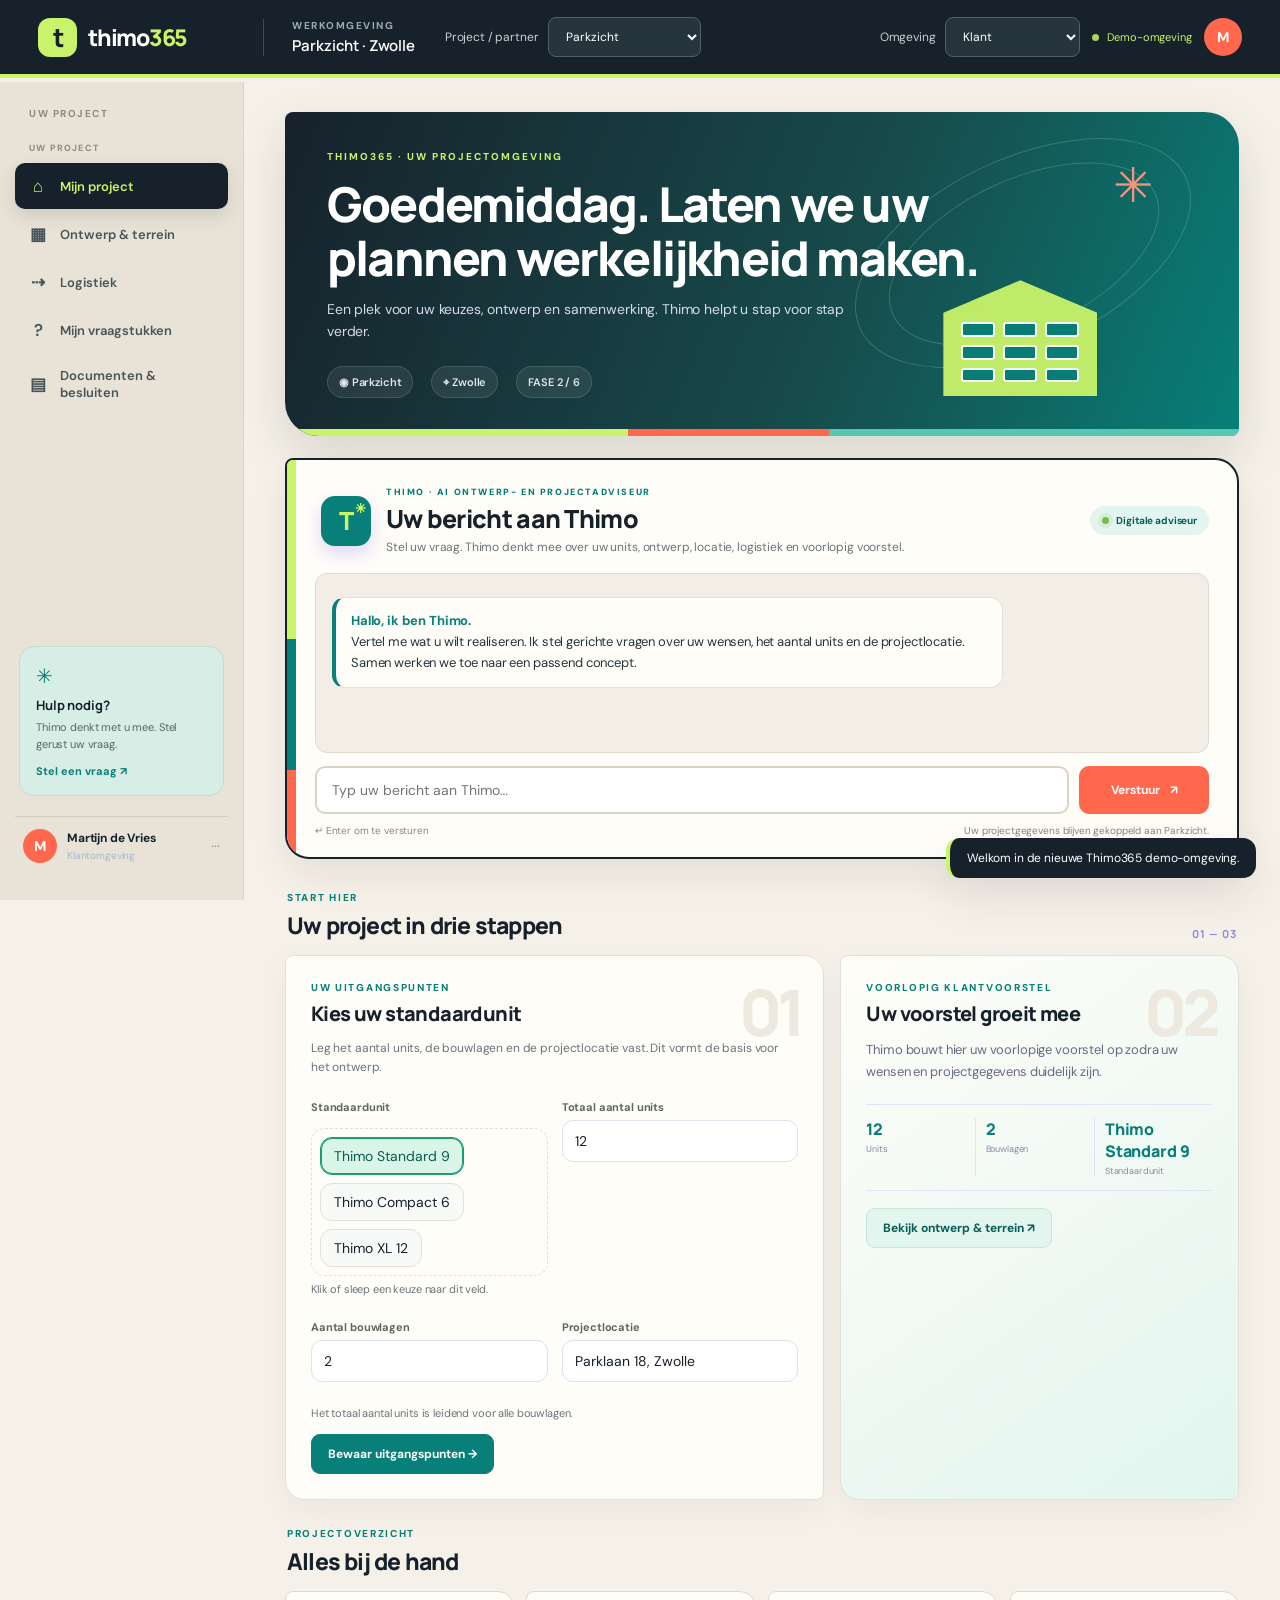
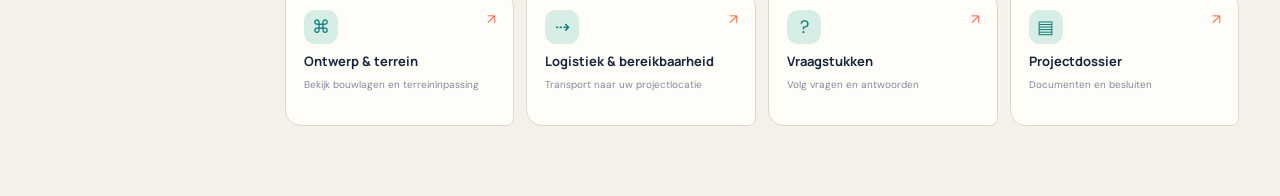
<file: index.html>
<!doctype html>
<html lang="nl">
<head>
<meta charset="utf-8"><meta name="viewport" content="width=device-width,initial-scale=1">
<meta name="theme-color" content="#172d29"><meta name="description" content="Thimo365 — samen van idee naar gerealiseerd project.">
<title>Thimo365 | Projectomgeving</title><link rel="preconnect" href="https://fonts.googleapis.com"><link href="https://fonts.googleapis.com/css2?family=DM+Sans:wght@400;500;600;700&family=Manrope:wght@500;600;700;800&display=swap" rel="stylesheet"><link rel="stylesheet" href="./styles.css?v=20261128-redesign">
</head>
<body>
<div id="app">
<header class="topbar"><a class="brand" href="#" aria-label="Thimo365 start"><span class="brand-mark">t</span><span>thimo<span class="brand-light">365</span></span></a><div class="top-project"><span class="eyebrow">WERKOMGEVING</span><strong id="projectName">Parkzicht · Zwolle</strong></div><label class="role-picker context-picker"><span>Project / partner</span><select id="contextSelect" aria-label="Kies project of leverancier"></select></label><div class="top-actions"><label class="role-picker"><span>Omgeving</span><select id="roleSelect"><option value="client">Klant</option><option value="staff">Thimo team</option><option value="supplier">Leverancier</option></select></label><span class="live-pill"><i></i> Demo-omgeving</span><button class="avatar" id="profileBtn" title="Profiel">M</button></div></header>
<div class="shell"><aside class="sidebar"><div class="side-label" id="sideLabel">UW PROJECT</div><nav id="nav"></nav><div class="side-bottom"><div class="help-card"><span class="help-icon">✳</span><strong>Hulp nodig?</strong><p>Thimo denkt met u mee. Stel gerust uw vraag.</p><button class="text-btn" data-page="questions">Stel een vraag ↗</button></div><div class="side-user"><span class="user-dot">M</span><span><b id="userName">Martijn</b><small id="userRole">Klantomgeving</small></span><span class="dots">···</span></div></div></aside>
<main id="main" tabindex="-1"><div class="loading-state"><div class="loader"></div><p>Thimo365 wordt klaargezet…</p></div></main></div>
<div id="toast" role="status" aria-live="polite"></div><dialog id="modal"><form method="dialog" class="modal-card"><button class="modal-close" aria-label="Sluiten">×</button><div id="modalContent"></div></form></dialog>
</div><script src="./app.js?v=20261128-redesign" defer></script></body></html>
</file>
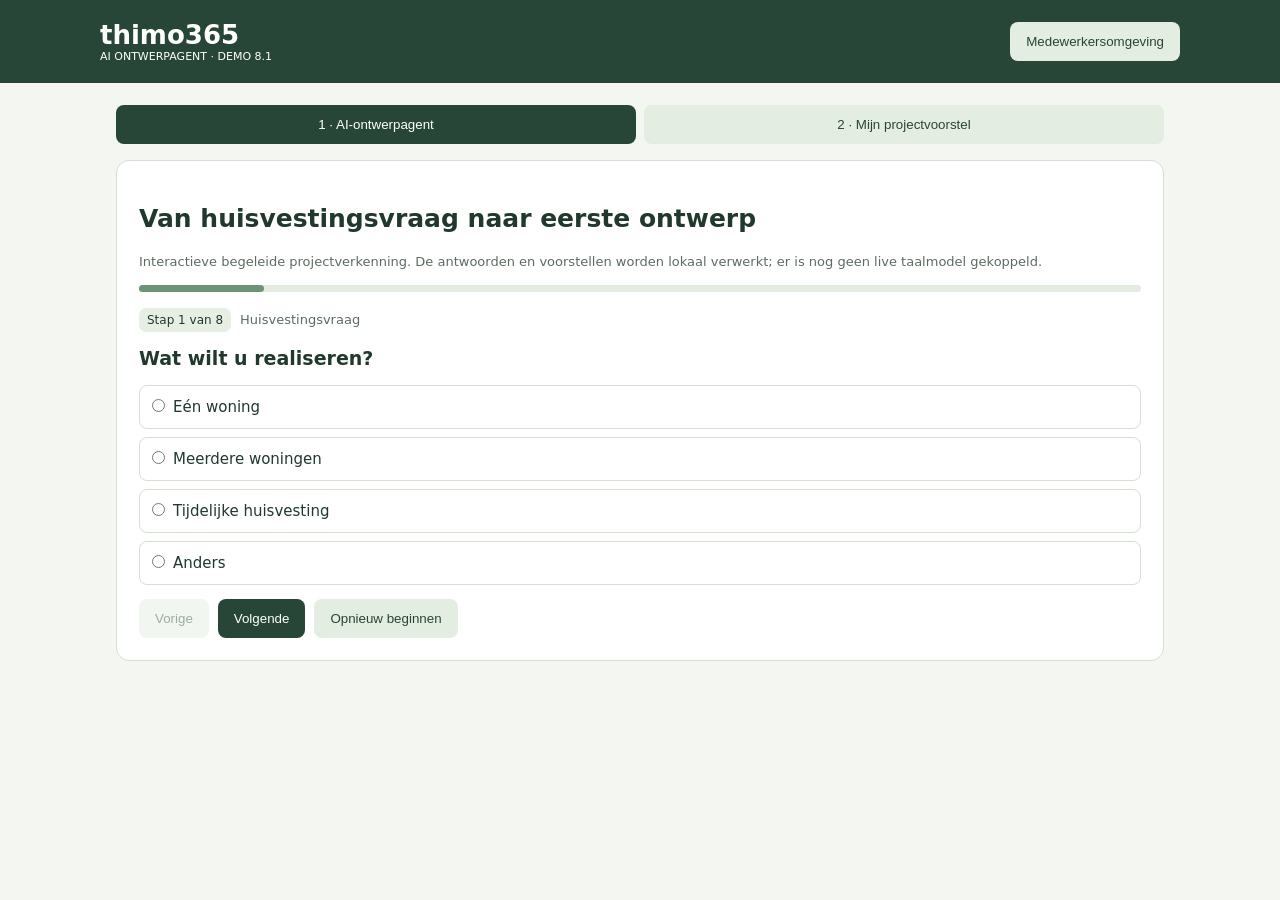
<file: demo-v8-agent.html>
<!doctype html><html lang="nl"><meta charset="utf-8"><meta name="viewport" content="width=device-width,initial-scale=1"><title>Thimo365 | AI Ontwerpagent 8.1</title><style>
:root{--g:#274638;--bg:#f4f6f1;--line:#d5e0d1}*{box-sizing:border-box}body{margin:0;font:15px system-ui,Arial;background:var(--bg);color:#21392d}header{background:var(--g);color:white;padding:20px max(18px,calc((100vw - 1080px)/2));display:flex;justify-content:space-between;align-items:center}header strong{font-size:26px}button{background:var(--g);border:0;border-radius:8px;padding:12px 16px;color:white;cursor:pointer}button:disabled{opacity:.45}button.secondary{background:#e4ede1;color:var(--g)}main{max-width:1080px;margin:auto;padding:22px 16px}.tabs{display:flex;gap:8px;margin-bottom:16px}.tabs button{flex:1}.card{background:white;border:1px solid var(--line);padding:22px;border-radius:13px;margin-bottom:16px}.muted{color:#5c6c61;font-size:13px}.grid{display:grid;grid-template-columns:repeat(auto-fit,minmax(220px,1fr));gap:12px}.panel{padding:14px;border:1px solid var(--line);border-radius:10px}.hidden{display:none}input,textarea,select{width:100%;padding:12px;border:1px solid #bbcbb8;border-radius:8px;font:inherit;margin:6px 0 12px}textarea{min-height:92px}.choices{display:grid;gap:8px;margin:14px 0}.choices label{border:1px solid var(--line);border-radius:8px;padding:12px;cursor:pointer}.choices input{width:auto;margin:0 8px 0 0}.row{display:flex;align-items:center;gap:9px;flex-wrap:wrap}.progress{height:7px;background:#e4ebe1;border-radius:8px;margin:16px 0}.progress>div{height:100%;background:#6b9374;border-radius:8px}.warning{padding:12px;background:#fff6e3;border-left:4px solid #bb8737}.record{border-top:1px solid var(--line);padding:12px 0}svg{width:100%;height:auto;max-height:380px;background:#f1f6ee;border-radius:8px}a{color:#235e40}h1{font-size:25px}h2{font-size:19px}.pill{font-size:12px;background:#e7efe4;border-radius:7px;padding:5px 8px}
</style><body><header><div><strong>thimo365</strong><div style="font-size:11px">AI ONTWERPAGENT · DEMO 8.1</div></div><button class="secondary" id="role">Medewerkersomgeving</button></header><main>
<section id="client"><div class="tabs"><button id="t1">1 · AI-ontwerpagent</button><button id="t2" class="secondary">2 · Mijn projectvoorstel</button></div>
<div id="wizard" class="card"><h1>Van huisvestingsvraag naar eerste ontwerp</h1><p class="muted">Interactieve begeleide projectverkenning. De antwoorden en voorstellen worden lokaal verwerkt; er is nog geen live taalmodel gekoppeld.</p><div class="progress"><div id="bar" style="width:12%"></div></div><div class="row"><span class="pill" id="stepLabel"></span><span class="muted" id="stepNote"></span></div><h2 id="prompt"></h2><div id="field"></div><div class="row"><button class="secondary" id="prev">Vorige</button><button id="next">Volgende</button><button class="secondary" id="reset">Opnieuw beginnen</button></div></div>
<div id="result" class="hidden"><div class="card"><h1>Voorlopig Thimo365-projectvoorstel</h1><div class="warning">Conceptuele verkenning, geen vergunningstoets, maatvaste situering of bindende offerte. Geen live AI, internetonderzoek of actuele perceeldata.</div><div id="summary"></div></div><div class="grid"><div class="card"><h2>Typekeuze en alternatieven</h2><div id="typeChoice"></div></div><div class="card"><h2>Ruwe kostenopzet</h2><div id="cost"></div></div></div><div class="card"><h2>Schematische ontwerpschets</h2><div id="drawing"></div><p class="muted">Schematische illustratie van een mogelijke groepering; niet op schaal en niet op een werkelijk perceel ingepast. 3D-generatie vereist een aparte beeldmodule.</p></div><div class="grid"><div class="card"><h2>Locatie en vergunningen</h2><div id="location"></div></div><div class="card"><h2>Technische omschrijving en offerte-raamwerk</h2><div id="technical"></div></div></div><button id="print">Afdrukken of opslaan als PDF</button> <button class="secondary" id="edit">Uitgangspunten aanpassen</button></div></section>
<section id="staff" class="hidden"><div class="card"><h1>Medewerkersomgeving · kennisbeheer</h1><p class="muted">Demo: lokaal opgeslagen kennisrecords, geen accounts of centrale database. Publicatiegoedkeuring is alleen een demo-status en geen onafhankelijke validatie.</p><input id="recordTitle" placeholder="Onderwerp"><textarea id="recordBody" placeholder="Technische specificatie of projectkennis"></textarea><input id="recordSource" placeholder="Bron, document en versiedatum"><select id="recordKind"><option value="draft">Concept of ontbrekende informatie</option><option value="public">Openbare productinformatie, niet gevalideerd</option><option value="approved">Intern goedgekeurd voor demo</option></select><button id="add">Kennisrecord toevoegen</button></div><div class="card"><h2>Productkennis en kennishiaten</h2><input id="search" placeholder="Zoek in technische kennis, types en documenten"><div id="records"></div></div></section></main>
<script>
const seed=[
{title:"Thimo265 - BVO",body:"Circa 42 m² bruto vloeroppervlak en circa 8,0 meter lengte. Deze cijfers komen uit eerdere demo-inventarisatie en moeten aan actuele productdocumentatie worden getoetst.",source:"Eerdere publieke inventarisatie; oorspronkelijke bron nog te verifiëren",status:"public"},
{title:"Thimo365 - BVO",body:"Circa 55 m² bruto vloeroppervlak en circa 10,4 meter lengte. Exacte maatvoering niet bevestigd.",source:"Eerdere publieke inventarisatie; oorspronkelijke bron nog te verifiëren",status:"public"},
{title:"Thimo465 - BVO",body:"Circa 69,4 m² bruto vloeroppervlak en circa 12,9 meter lengte. Exacte maatvoering niet bevestigd.",source:"Eerdere publieke inventarisatie; oorspronkelijke bron nog te verifiëren",status:"public"},
{title:"Beukmaat",body:"Een beukmaat van circa 5,4 meter is in eerdere inventarisatie genoemd; toepasselijkheid per type en binnenmaat niet vastgesteld.",source:"Nog te verifiëren productspecificatie",status:"public"},
{title:"Energie en materialen",body:"Eerdere inventarisatie noemt HR++-glas, A+++ en circulaire materiaalkeuzes; niet bevestigd als technische prestatie van ieder type.",source:"Nog te verifiëren productcommunicatie",status:"public"},
{title:"Bouwtijd",body:"Een indicatie van circa 16 weken na vergunning is eerder genoemd, zonder geverifieerde contractuele basis.",source:"Nog te verifiëren procesinformatie",status:"public"},
{title:"Exacte hoogte en transportmaten",body:"Exacte unit- en transporthoogte, transportbreedte en hijspunten ontbreken. Geen concrete maten aannemen.",source:"Ontbrekend technisch document",status:"draft"},
{title:"Fundering en bodem",body:"Projectafhankelijk: sondering, draagkracht, grondwater, zetting en funderingsconcept moeten worden beoordeeld.",source:"Algemene ontwerpuitgangspunten; niet Timo-specifiek",status:"draft"},
{title:"Omgevingsplan en vergunning",body:"Onderzoek lokaal omgevingsplan, gebruiksfunctie, bouwactiviteit, ruimtelijke inpassing en toepasselijke vergunningplichten.",source:"Algemene Nederlandse omgevingsrechtelijke aandachtspunten; geen locatiespecifieke toets",status:"draft"},
{title:"Brandveiligheid en constructie",body:"Productverklaringen, brandwerendheidsgegevens, constructieve berekeningen en projectspecificaties ontbreken.",source:"Ontbrekend technisch document",status:"draft"},
{title:"Installaties en aansluitingen",body:"Nog te valideren: elektra, water, riolering, ventilatie, verwarming en aansluitcapaciteiten.",source:"Ontbrekend technisch document",status:"draft"},
{title:"Prijzen en opties",body:"Er zijn geen gevalideerde typeprijzen of prijzen voor transport, plaatsing, fundering en opties opgenomen.",source:"Ontbrekend commercieel prijsblad",status:"draft"},
{title:"Offertevoorwaarden",body:"Prijspeil, scope, uitsluitingen, geldigheid, garanties en betalingsmomenten moeten worden vastgesteld.",source:"Ontbrekend offertebeleid",status:"draft"}];let db;try{db=JSON.parse(localStorage.getItem("thimo-v81-knowledge"))||seed}catch(e){db=seed}
const $=id=>document.getElementById(id), esc=s=>String(s??"").replace(/[&<>"']/g,c=>({"&":"&amp;","<":"&lt;",">":"&gt;",'"':"&quot;","'":"&#39;"}[c]));
const questions=[
{label:"Huisvestingsvraag",prompt:"Wat wilt u realiseren?",kind:"choice",options:["Eén woning","Meerdere woningen","Tijdelijke huisvesting","Anders"]},
{label:"Locatie",prompt:"Wat is de beoogde locatie?",kind:"text",placeholder:"Plaats, adres of perceel (mag fictief zijn)"},
{label:"Programma",prompt:"Hoeveel woningen heeft u ongeveer nodig?",kind:"number",placeholder:"Bijvoorbeeld 12"},
{label:"Doelgroep",prompt:"Voor wie zijn de woningen bedoeld?",kind:"choice",options:["Eenpersoonshuishoudens","Tweepersoonshuishoudens","Gemengde doelgroep","Nog onbekend"]},
{label:"Voorkeur",prompt:"Wat weegt het zwaarst in het ontwerp?",kind:"choice",options:["Compact en efficiënt","Meer woonoppervlak","Laagste productkosten","Variatie in woningtypen"]},
{label:"Ruimte",prompt:"Hoeveel ruimte is ongeveer beschikbaar op het terrein?",kind:"text",placeholder:"Bijvoorbeeld 40 x 60 meter of onbekend"},
{label:"Planning",prompt:"Wanneer wilt u de woningen realiseren?",kind:"text",placeholder:"Bijvoorbeeld 2028 of nog onbekend"},
{label:"Budget",prompt:"Heeft u een budget of maximaal bedrag per woning?",kind:"text",placeholder:"Optioneel, bijvoorbeeld nog niet bekend"}
];
let state={};try{state=JSON.parse(localStorage.getItem("thimo-v81-project"))||{}}catch(e){}let step=0;
function save(){localStorage.setItem("thimo-v81-project",JSON.stringify(state));localStorage.setItem("thimo-v81-knowledge",JSON.stringify(db))}
function showTab(name){$("wizard").classList.toggle("hidden",name!=="wizard");$("result").classList.toggle("hidden",name!=="result");$("t1").className=name==="wizard"?"":"secondary";$("t2").className=name==="result"?"":"secondary";if(name==="result")makeResult()}
function renderStep(){let q=questions[step];$("stepLabel").textContent="Stap "+(step+1)+" van "+questions.length;$("stepNote").textContent=q.label;$("prompt").textContent=q.prompt;$("bar").style.width=((step+1)/questions.length*100)+"%";$("prev").disabled=step===0;$("next").textContent=step===questions.length-1?"Maak projectvoorstel":"Volgende";if(q.kind==="choice"){$("field").innerHTML='<div class="choices">'+q.options.map(o=>'<label><input type="radio" name="answer" value="'+esc(o)+'" '+(state[step]===o?"checked":"")+'>'+esc(o)+'</label>').join("")+"</div>";document.querySelectorAll('input[name="answer"]').forEach(e=>e.onchange=()=>{state[step]=e.value;save()})}else{$("field").innerHTML='<input id="current" type="'+q.kind+'" min="1" placeholder="'+esc(q.placeholder)+'" value="'+esc(state[step]||"")+'">';$("current").oninput=e=>{state[step]=e.target.value;save()}}}
function makeResult(){let n=Math.max(1,Math.min(100,parseInt(state[2])||1));let types=[{name:"Thimo265",area:42,length:8},{name:"Thimo365",area:55,length:10.4},{name:"Thimo465",area:69.4,length:12.9}];let pref=state[4]||"";let preferred=pref.includes("woonoppervlak")?2:pref.includes("Compact")||pref.includes("Laagste")?0:1;let t=types[preferred];$("summary").innerHTML='<p><strong>Vraag:</strong> '+esc(state[0]||"Niet ingevuld")+' · <strong>Locatie:</strong> '+esc(state[1]||"Onbekend")+' · <strong>Aantal:</strong> '+n+' · <strong>Doelgroep:</strong> '+esc(state[3]||"Onbekend")+'</p><p><strong>Voorgestelde voorkeursvariant:</strong> '+t.name+'. Deze keuze is uitsluitend op de opgegeven voorkeur gebaseerd, niet op gecontroleerde locatiegeschiktheid.</p>';$("typeChoice").innerHTML=types.map((x,i)=>'<p><strong>'+esc(x.name)+(i===preferred?" · voorlopige voorkeur":" · alternatief")+'</strong><br>'+x.area+' m² BVO, circa '+x.length+' m lang<br><span class="muted">Oppervlakte en lengte uit eerder geïnventariseerde, nog te verifiëren productinformatie.</span></p>').join("");$("cost").innerHTML='<p>'+n+' × gevalideerde prijs '+esc(t.name)+' = <strong>nog niet te berekenen</strong>.</p><p>Afzonderlijk te ramen: opties, transport, plaatsing, fundering, aansluitingen, terreininrichting, vergunningen en belastingen.</p><p class="muted">Er zijn geen goedgekeurde typeprijzen in de demonstratie. Budgetwens: '+esc(state[7]||"Niet opgegeven")+'.</p>';let count=Math.min(n,12),boxes=Array.from({length:count},(_,i)=>'<rect x="'+(24+(i%4)*82)+'" y="'+(35+Math.floor(i/4)*67)+'" width="65" height="45" rx="3" fill="#b4cdb5" stroke="#365b44"/><text x="'+(56+(i%4)*82)+'" y="'+(60+Math.floor(i/4)*67)+'" text-anchor="middle" font-size="10">'+(i+1)+'</text>').join("");$("drawing").innerHTML='<svg viewBox="0 0 370 280" role="img" aria-label="Schematische woningopstelling"><rect x="12" y="12" width="346" height="248" rx="6" fill="#e7f0e5" stroke="#6e9276" stroke-dasharray="6 4"/>'+boxes+'<path d="M15 236H355" stroke="#a6b7a4" stroke-width="19"/><text x="185" y="251" text-anchor="middle" font-size="10">Indicatieve ontsluiting</text></svg><p class="muted">'+count+' schematisch weergegeven van '+n+' woningen. Perceelvorm en afstanden zijn niet gecontroleerd.</p>';$("location").innerHTML='<p>Locatie: '+esc(state[1]||"Niet opgegeven")+'. Terrein: '+esc(state[5]||"Niet opgegeven")+'.</p><p>Te onderzoeken: kadastrale grenzen, omgevingsplan, toegangswegen, brandweerbereikbaarheid, bodem, parkeren, groen, nutsvoorzieningen en vergunningplicht.</p><p class="muted">Er is geen actuele internet- of kaartkoppeling actief. Geen conclusie over vergunningverlening mogelijk.</p>';$("technical").innerHTML='<p>Voorkeursconcept: '+esc(t.name)+' · '+n+' eenheden · circa '+(n*t.area).toLocaleString("nl-NL")+' m² BVO als rekenkundige productsom.</p><p>Openstaande gegevens: exacte buitenmaten, fundering, brandveiligheid, installaties, prestaties, leveringsomvang en prijsblad.</p><p><strong>Raamwerk offerte:</strong> productaantal, eenheidsprijs (open), opties (open), transport (open), plaatsing (open), uitsluitingen, voorwaarden en geldigheid.</p><p class="muted">Geen formele technische verklaring of offerte.</p>'}
function renderRecords(){let term=$("search").value.toLowerCase();$("records").innerHTML=db.map((r,i)=>({r,i})).filter(x=>(x.r.title+" "+x.r.body+" "+x.r.source).toLowerCase().includes(term)).map(({r,i})=>'<div class="record"><div class="row"><strong>'+esc(r.title)+'</strong><span class="pill">'+esc(r.status)+'</span></div><p>'+esc(r.body)+'</p><p class="muted">'+esc(r.source)+'</p><button class="secondary" data-id="'+i+'" data-status="approved">Markeer goedgekeurd</button> <button class="secondary" data-id="'+i+'" data-status="draft">Markeer concept</button></div>').join("")}
$("next").onclick=()=>{if(!String(state[step]||"").trim()){alert("Vul eerst een antwoord in.");return}if(step<questions.length-1){step++;renderStep()}else showTab("result")};$("prev").onclick=()=>{step=Math.max(0,step-1);renderStep()};$("reset").onclick=()=>{if(confirm("De projectantwoorden wissen?")){state={};save();step=0;renderStep()}};$("t1").onclick=()=>showTab("wizard");$("t2").onclick=()=>showTab("result");$("edit").onclick=()=>showTab("wizard");$("print").onclick=()=>window.print();
$("role").onclick=()=>{let staff=$("staff").classList.toggle("hidden");$("client").classList.toggle("hidden",staff);$("role").textContent=staff?"Terug naar klantomgeving":"Medewerkersomgeving";renderRecords()};$("add").onclick=()=>{let title=$("recordTitle").value.trim(),body=$("recordBody").value.trim(),source=$("recordSource").value.trim();if(!title||!body||!source){alert("Vul onderwerp, informatie en bron in.");return}db.push({title,body,source,status:$("recordKind").value});save();["recordTitle","recordBody","recordSource"].forEach(id=>$(id).value="");renderRecords()};$("search").oninput=renderRecords;$("records").onclick=e=>{let b=e.target.closest("button[data-id]");if(!b)return;db[+b.dataset.id].status=b.dataset.status;save();renderRecords()};renderStep();renderRecords();
</script></body></html>
</file>
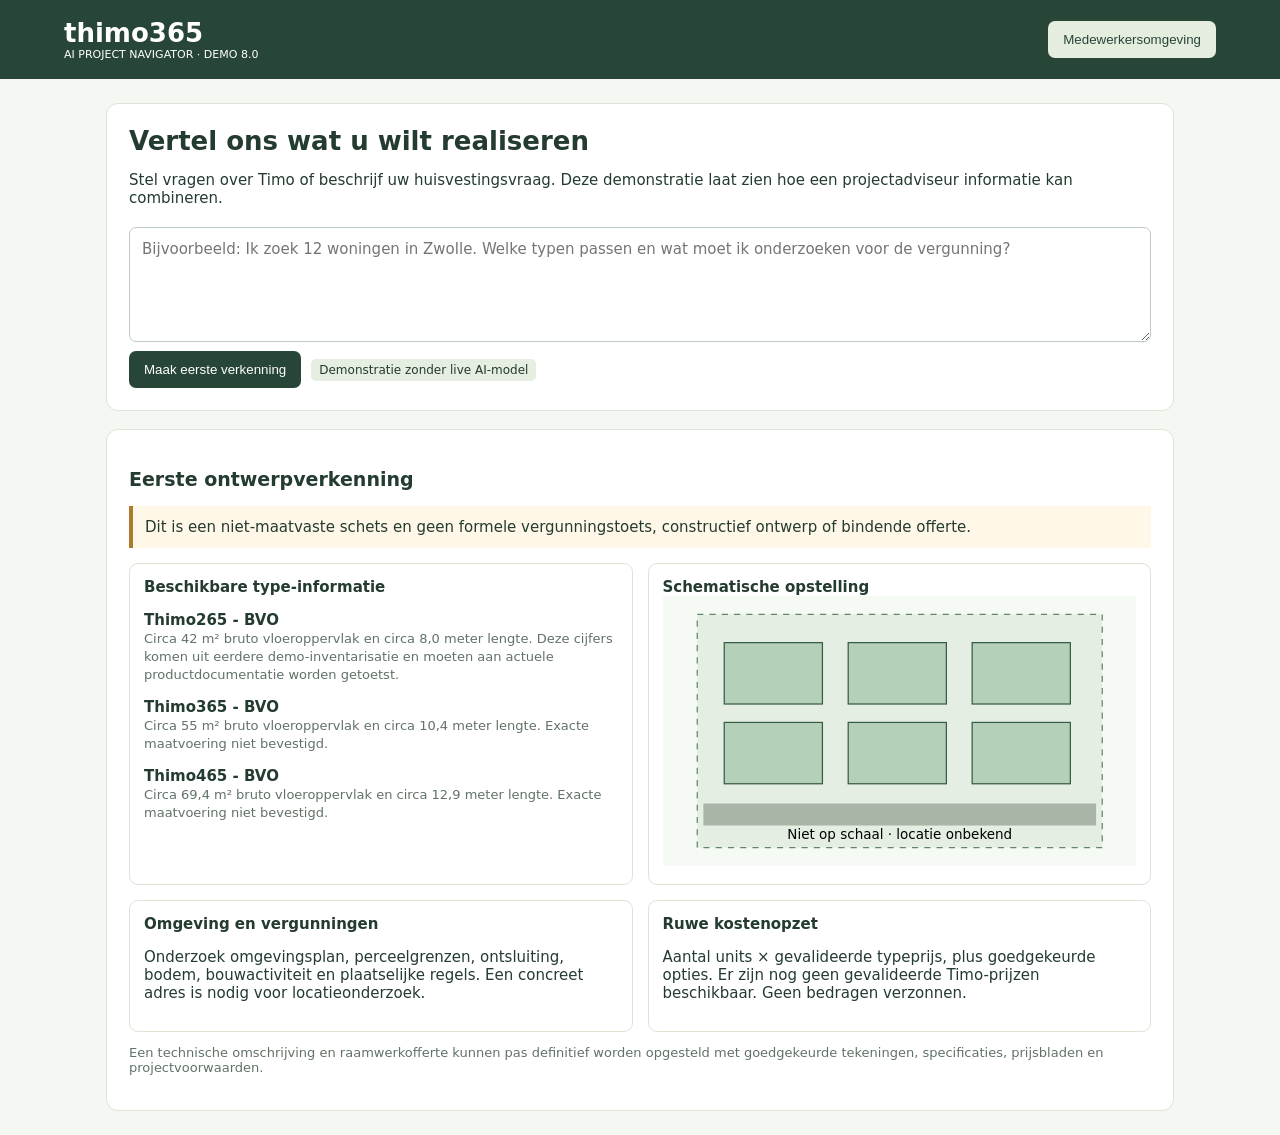
<file: demo-v8.html>
<!doctype html>
<html lang="nl"><head><meta charset="utf-8"><meta name="viewport" content="width=device-width,initial-scale=1"><title>Thimo365 8.0 - AI Project Navigator</title>
<style>
:root{--g:#274638;--p:#f5f7f2;--l:#dce5d5}*{box-sizing:border-box}body{margin:0;background:var(--p);color:#243b30;font:15px system-ui,Arial}header{background:var(--g);color:white;padding:18px 5%;display:flex;justify-content:space-between;align-items:center;gap:12px}h1{font-size:26px;margin:0 0 10px}h2{font-size:19px}button{border:0;border-radius:7px;background:var(--g);color:white;padding:11px 15px;cursor:pointer}header button{background:#e5eddf;color:var(--g)}main{max-width:1100px;margin:24px auto;padding:0 16px}.card{background:white;border:1px solid var(--l);border-radius:12px;padding:22px;margin-bottom:18px}.grid{display:grid;grid-template-columns:repeat(auto-fit,minmax(245px,1fr));gap:15px}.panel{border:1px solid var(--l);border-radius:9px;padding:14px}textarea,input,select{width:100%;font:inherit;border:1px solid #bfcdbf;border-radius:7px;padding:12px;margin:5px 0}textarea{min-height:115px}.muted{color:#617267;font-size:13px}.warn{background:#fff7e7;border-left:4px solid #ad7b2b;padding:12px}.answer{white-space:pre-wrap;background:#edf4e9;padding:16px;border-radius:9px;margin-top:12px}.hidden{display:none}.record{border-top:1px solid #ddd;padding:14px 0}.row{display:flex;align-items:center;gap:10px;flex-wrap:wrap}.tag{background:#e5eee0;padding:4px 8px;border-radius:5px;font-size:12px}svg{width:100%;max-height:270px;background:#f6faf4}a{color:#255b40}</style></head>
<body><header><div><strong style="font-size:26px">thimo365</strong><div style="font-size:11px">AI PROJECT NAVIGATOR · DEMO 8.0</div></div><button id="roleButton">Medewerkersomgeving</button></header>
<main><section id="client"><div class="card"><h1>Vertel ons wat u wilt realiseren</h1><p>Stel vragen over Timo of beschrijf uw huisvestingsvraag. Deze demonstratie laat zien hoe een projectadviseur informatie kan combineren.</p><textarea id="question" placeholder="Bijvoorbeeld: Ik zoek 12 woningen in Zwolle. Welke typen passen en wat moet ik onderzoeken voor de vergunning?"></textarea><div class="row"><button id="ask">Maak eerste verkenning</button><span class="tag">Demonstratie zonder live AI-model</span></div><div id="answer" class="answer hidden"></div></div>
<div class="card"><h2>Eerste ontwerpverkenning</h2><div class="warn">Dit is een niet-maatvaste schets en geen formele vergunningstoets, constructief ontwerp of bindende offerte.</div><div class="grid" style="margin-top:15px"><div class="panel"><strong>Beschikbare type-informatie</strong><div id="types"></div></div><div class="panel"><strong>Schematische opstelling</strong><svg viewBox="0 0 360 220" aria-label="Schematische opstelling van zes units"><rect x="15" y="15" width="330" height="190" fill="#e5eee2" stroke="#64846e" stroke-dasharray="5 5"/><path d="M20 178H340" stroke="#a8b5a7" stroke-width="18"/><g fill="#b4d0b9" stroke="#355b45"><rect x="37" y="38" width="80" height="50"/><rect x="138" y="38" width="80" height="50"/><rect x="239" y="38" width="80" height="50"/><rect x="37" y="103" width="80" height="50"/><rect x="138" y="103" width="80" height="50"/><rect x="239" y="103" width="80" height="50"/></g><text x="180" y="198" text-anchor="middle" font-size="11">Niet op schaal · locatie onbekend</text></svg></div></div><div class="grid" style="margin-top:15px"><div class="panel"><strong>Omgeving en vergunningen</strong><p>Onderzoek omgevingsplan, perceelgrenzen, ontsluiting, bodem, bouwactiviteit en plaatselijke regels. Een concreet adres is nodig voor locatieonderzoek.</p></div><div class="panel"><strong>Ruwe kostenopzet</strong><p>Aantal units × gevalideerde typeprijs, plus goedgekeurde opties. Er zijn nog geen gevalideerde Timo-prijzen beschikbaar. Geen bedragen verzonnen.</p></div></div><p class="muted">Een technische omschrijving en raamwerkofferte kunnen pas definitief worden opgesteld met goedgekeurde tekeningen, specificaties, prijsbladen en projectvoorwaarden.</p></div></section>
<section id="staff" class="hidden"><div class="card"><h1>Medewerkersomgeving · kennisdatabase</h1><p class="muted">Demonstratiedatabase: gegevens staan uitsluitend in de browser waarin ze zijn ingevoerd. Geen centrale database, accountbeveiliging of synchronisatie.</p><input id="title" placeholder="Onderwerp of configuratie"><textarea id="body" placeholder="Specificatie, afmetingen, voorwaarden of technische informatie"></textarea><input id="source" placeholder="Bron of documentreferentie"><button id="add">Concept toevoegen</button></div><div class="card"><h2>Kennisrecords</h2><select id="filter"><option value="all">Alle records</option><option value="approved">Goedgekeurd</option><option value="public">Publiek, niet gevalideerd</option><option value="draft">Concept / kennisgat</option></select><div id="records"></div></div></section></main>
<script>
const seed=[
{title:"Thimo265 - BVO",body:"Circa 42 m² bruto vloeroppervlak en circa 8,0 meter lengte. Deze cijfers komen uit eerdere demo-inventarisatie en moeten aan actuele productdocumentatie worden getoetst.",source:"Eerdere publieke inventarisatie; oorspronkelijke bron nog te verifiëren",status:"public"},
{title:"Thimo365 - BVO",body:"Circa 55 m² bruto vloeroppervlak en circa 10,4 meter lengte. Exacte maatvoering niet bevestigd.",source:"Eerdere publieke inventarisatie; oorspronkelijke bron nog te verifiëren",status:"public"},
{title:"Thimo465 - BVO",body:"Circa 69,4 m² bruto vloeroppervlak en circa 12,9 meter lengte. Exacte maatvoering niet bevestigd.",source:"Eerdere publieke inventarisatie; oorspronkelijke bron nog te verifiëren",status:"public"},
{title:"Beukmaat",body:"Een beukmaat van circa 5,4 meter is in eerdere inventarisatie genoemd; toepasselijkheid per type en binnenmaat niet vastgesteld.",source:"Nog te verifiëren productspecificatie",status:"public"},
{title:"Energie en materialen",body:"Eerdere inventarisatie noemt HR++-glas, A+++ en circulaire materiaalkeuzes; niet bevestigd als technische prestatie van ieder type.",source:"Nog te verifiëren productcommunicatie",status:"public"},
{title:"Bouwtijd",body:"Een indicatie van circa 16 weken na vergunning is eerder genoemd, zonder geverifieerde contractuele basis.",source:"Nog te verifiëren procesinformatie",status:"public"},
{title:"Exacte hoogte en transportmaten",body:"Exacte unit- en transporthoogte, transportbreedte en hijspunten ontbreken. Geen concrete maten aannemen.",source:"Ontbrekend technisch document",status:"draft"},
{title:"Fundering en bodem",body:"Projectafhankelijk: sondering, draagkracht, grondwater, zetting en funderingsconcept moeten worden beoordeeld.",source:"Algemene ontwerpuitgangspunten; niet Timo-specifiek",status:"draft"},
{title:"Omgevingsplan en vergunning",body:"Onderzoek lokaal omgevingsplan, gebruiksfunctie, bouwactiviteit, ruimtelijke inpassing en toepasselijke vergunningplichten.",source:"Algemene Nederlandse omgevingsrechtelijke aandachtspunten; geen locatiespecifieke toets",status:"draft"},
{title:"Brandveiligheid en constructie",body:"Productverklaringen, brandwerendheidsgegevens, constructieve berekeningen en projectspecificaties ontbreken.",source:"Ontbrekend technisch document",status:"draft"},
{title:"Installaties en aansluitingen",body:"Nog te valideren: elektra, water, riolering, ventilatie, verwarming en aansluitcapaciteiten.",source:"Ontbrekend technisch document",status:"draft"},
{title:"Prijzen en opties",body:"Er zijn geen gevalideerde typeprijzen of prijzen voor transport, plaatsing, fundering en opties opgenomen.",source:"Ontbrekend commercieel prijsblad",status:"draft"},
{title:"Offertevoorwaarden",body:"Prijspeil, scope, uitsluitingen, geldigheid, garanties en betalingsmomenten moeten worden vastgesteld.",source:"Ontbrekend offertebeleid",status:"draft"}];
let db;try{db=JSON.parse(localStorage.getItem("thimo-v8-knowledge"))||seed}catch(e){db=seed}const $=id=>document.getElementById(id);const escapeHTML=s=>String(s).replace(/[&<>"']/g,c=>({"&":"&amp;","<":"&lt;",">":"&gt;",'"':"&quot;","'":"&#39;"}[c]));function save(){localStorage.setItem("thimo-v8-knowledge",JSON.stringify(db))}function render(){const filter=$("filter").value;$("records").innerHTML=db.map((r,i)=>({r,i})).filter(x=>filter==="all"||x.r.status===filter).map(({r,i})=>'<div class="record"><div class="row"><strong>'+escapeHTML(r.title)+'</strong><span class="tag">'+escapeHTML(r.status)+'</span></div><p>'+escapeHTML(r.body)+'</p><p class="muted">Bron: '+escapeHTML(r.source)+'</p><button data-i="'+i+'" data-status="approved">Goedkeuren</button> <button data-i="'+i+'" data-status="draft">Concept maken</button></div>').join("");$("types").innerHTML=db.filter(r=>/Thimo(265|365|465)/.test(r.title)&&r.status!=="draft").map(r=>'<p><strong>'+escapeHTML(r.title)+'</strong><br><span class="muted">'+escapeHTML(r.body)+'</span></p>').join("")||"<p>Geen vrijgegeven typen.</p>"}$("roleButton").onclick=()=>{const staff=$("staff").classList.toggle("hidden");$("client").classList.toggle("hidden",!staff);$("roleButton").textContent=staff?"Terug naar klantomgeving":"Medewerkersomgeving";render()};$("add").onclick=()=>{if(!$("title").value.trim()||!$("body").value.trim())return alert("Vul onderwerp en inhoud in.");db.unshift({title:$("title").value.trim(),body:$("body").value.trim(),source:$("source").value.trim()||"Medewerkerinvoer zonder bron",status:"draft"});save();["title","body","source"].forEach(x=>$(x).value="");render()};$("filter").onchange=render;$("records").onclick=e=>{const b=e.target.closest("button[data-i]");if(!b)return;db[Number(b.dataset.i)].status=b.dataset.status;save();render()};$("ask").onclick=()=>{const q=$("question").value.trim();if(!q)return;const words=q.toLowerCase().split(/[^a-z0-9à-ÿ]+/).filter(w=>w.length>3);const matches=db.filter(r=>r.status==="approved"||r.status==="public").map(r=>({r,score:words.filter(w=>(r.title+" "+r.body).toLowerCase().includes(w)).length})).filter(x=>x.score).sort((a,b)=>b.score-a.score).slice(0,5);let t="DEMONSTRATIE: dit is een lokale zoekfunctie, nog geen echte AI-agent of live internetonderzoek.\n\n";t+=matches.length?matches.map(x=>"• "+x.r.title+"\n"+x.r.body+"\nBron: "+x.r.source+" ("+(x.r.status==="public"?"publiek, onbevestigd":"goedgekeurd")+")").join("\n\n"):"Geen passend vrijgegeven kennisrecord gevonden.";t+="\n\nVoor een locatievoorstel zijn adres/perceel, programma, aantallen, gevalideerde maatvoering en actuele lokale regelgeving nodig. Zonder goedgekeurde prijzen is een kostenraming niet verantwoord.";$("answer").textContent=t;$("answer").classList.remove("hidden")};render();
</script></body></html>
</file>
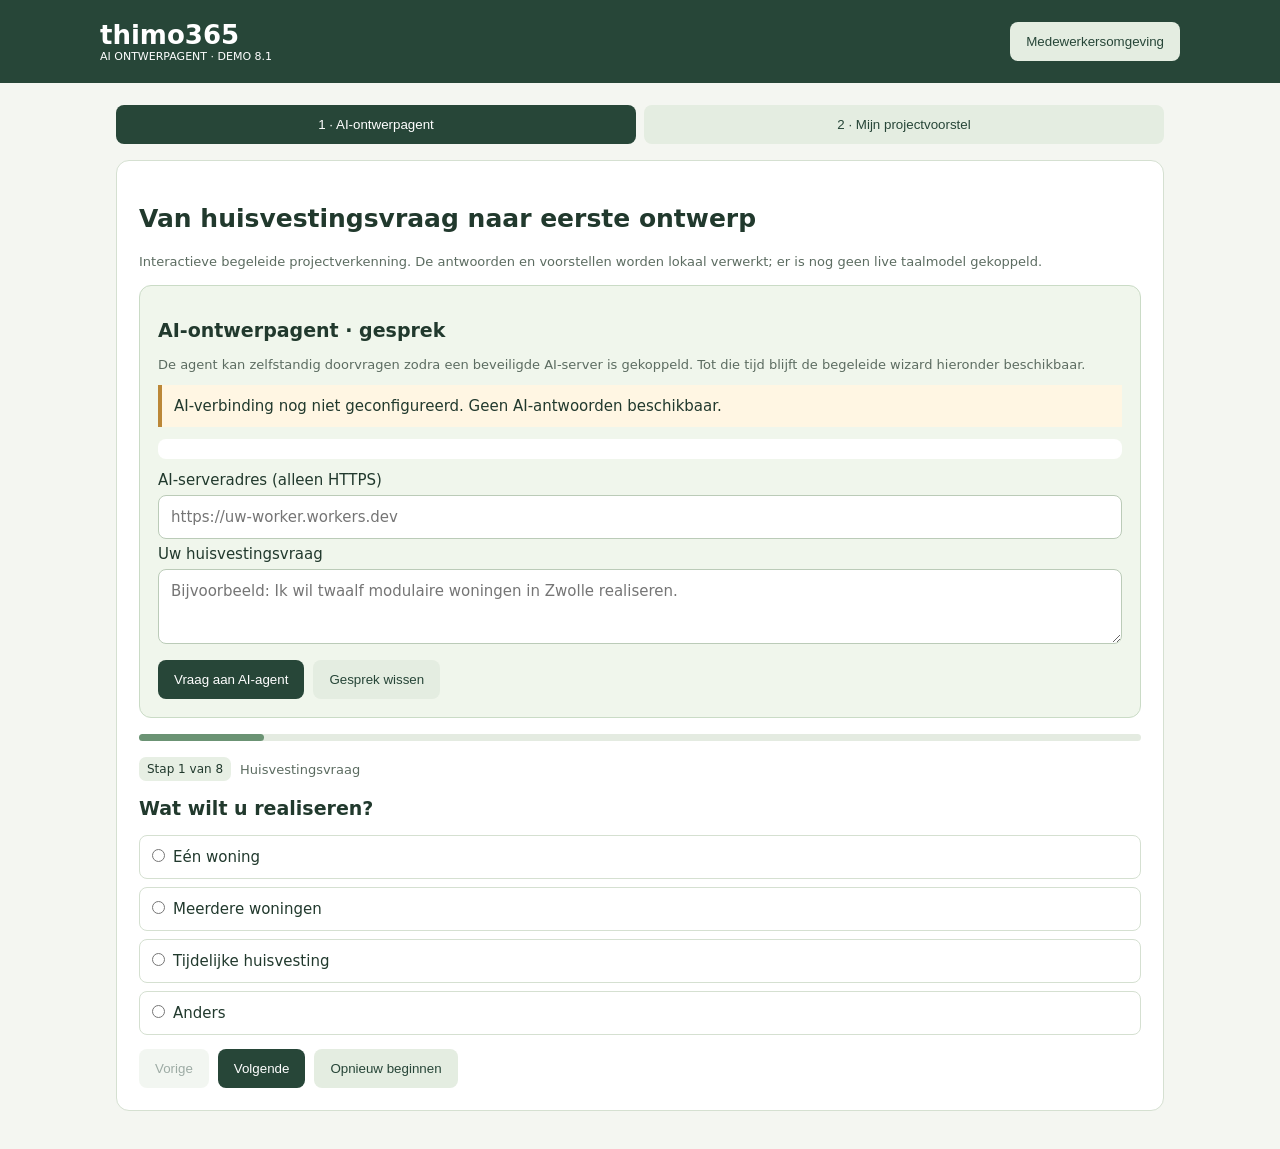
<file: ontwerpwizard.html>
<!doctype html><html lang="nl"><meta charset="utf-8"><meta name="viewport" content="width=device-width,initial-scale=1"><title>Thimo365 | AI Ontwerpagent 8.1</title><style>
:root{--g:#274638;--bg:#f4f6f1;--line:#d5e0d1}*{box-sizing:border-box}body{margin:0;font:15px system-ui,Arial;background:var(--bg);color:#21392d}header{background:var(--g);color:white;padding:20px max(18px,calc((100vw - 1080px)/2));display:flex;justify-content:space-between;align-items:center}header strong{font-size:26px}button{background:var(--g);border:0;border-radius:8px;padding:12px 16px;color:white;cursor:pointer}button:disabled{opacity:.45}button.secondary{background:#e4ede1;color:var(--g)}main{max-width:1080px;margin:auto;padding:22px 16px}.tabs{display:flex;gap:8px;margin-bottom:16px}.tabs button{flex:1}.card{background:white;border:1px solid var(--line);padding:22px;border-radius:13px;margin-bottom:16px}.muted{color:#5c6c61;font-size:13px}.grid{display:grid;grid-template-columns:repeat(auto-fit,minmax(220px,1fr));gap:12px}.panel{padding:14px;border:1px solid var(--line);border-radius:10px}.hidden{display:none}input,textarea,select{width:100%;padding:12px;border:1px solid #bbcbb8;border-radius:8px;font:inherit;margin:6px 0 12px}textarea{min-height:92px}.choices{display:grid;gap:8px;margin:14px 0}.choices label{border:1px solid var(--line);border-radius:8px;padding:12px;cursor:pointer}.choices input{width:auto;margin:0 8px 0 0}.row{display:flex;align-items:center;gap:9px;flex-wrap:wrap}.progress{height:7px;background:#e4ebe1;border-radius:8px;margin:16px 0}.progress>div{height:100%;background:#6b9374;border-radius:8px}.warning{padding:12px;background:#fff6e3;border-left:4px solid #bb8737}.record{border-top:1px solid var(--line);padding:12px 0}svg{width:100%;height:auto;max-height:380px;background:#f1f6ee;border-radius:8px}a{color:#235e40}h1{font-size:25px}h2{font-size:19px}.pill{font-size:12px;background:#e7efe4;border-radius:7px;padding:5px 8px}
</style><body><header><div><strong>thimo365</strong><div style="font-size:11px">AI ONTWERPAGENT · DEMO 8.1</div></div><button class="secondary" id="role">Medewerkersomgeving</button></header><main>
<section id="client"><div class="tabs"><button id="t1">1 · AI-ontwerpagent</button><button id="t2" class="secondary">2 · Mijn projectvoorstel</button></div>
<div id="wizard" class="card"><h1>Van huisvestingsvraag naar eerste ontwerp</h1><p class="muted">Interactieve begeleide projectverkenning. De antwoorden en voorstellen worden lokaal verwerkt; er is nog geen live taalmodel gekoppeld.</p><div class="progress"><div id="bar" style="width:12%"></div></div><div class="row"><span class="pill" id="stepLabel"></span><span class="muted" id="stepNote"></span></div><h2 id="prompt"></h2><div id="field"></div><div class="row"><button class="secondary" id="prev">Vorige</button><button id="next">Volgende</button><button class="secondary" id="reset">Opnieuw beginnen</button></div></div>
<div id="result" class="hidden"><div class="card"><h1>Voorlopig Thimo365-projectvoorstel</h1><div class="warning">Conceptuele verkenning, geen vergunningstoets, maatvaste situering of bindende offerte. Geen live AI, internetonderzoek of actuele perceeldata.</div><div id="summary"></div></div><div class="grid"><div class="card"><h2>Typekeuze en alternatieven</h2><div id="typeChoice"></div></div><div class="card"><h2>Ruwe kostenopzet</h2><div id="cost"></div></div></div><div class="card"><h2>Schematische ontwerpschets</h2><div id="drawing"></div><p class="muted">Schematische illustratie van een mogelijke groepering; niet op schaal en niet op een werkelijk perceel ingepast. 3D-generatie vereist een aparte beeldmodule.</p></div><div class="grid"><div class="card"><h2>Locatie en vergunningen</h2><div id="location"></div></div><div class="card"><h2>Technische omschrijving en offerte-raamwerk</h2><div id="technical"></div></div></div><button id="print">Afdrukken of opslaan als PDF</button> <button class="secondary" id="edit">Uitgangspunten aanpassen</button></div></section>
<section id="staff" class="hidden"><div class="card"><h1>Medewerkersomgeving · kennisbeheer</h1><p class="muted">Demo: lokaal opgeslagen kennisrecords, geen accounts of centrale database. Publicatiegoedkeuring is alleen een demo-status en geen onafhankelijke validatie.</p><input id="recordTitle" placeholder="Onderwerp"><textarea id="recordBody" placeholder="Technische specificatie of projectkennis"></textarea><input id="recordSource" placeholder="Bron, document en versiedatum"><select id="recordKind"><option value="draft">Concept of ontbrekende informatie</option><option value="public">Openbare productinformatie, niet gevalideerd</option><option value="approved">Intern goedgekeurd voor demo</option></select><button id="add">Kennisrecord toevoegen</button></div><div class="card"><h2>Productkennis en kennishiaten</h2><input id="search" placeholder="Zoek in technische kennis, types en documenten"><div id="records"></div></div></section></main>
<script>
const seed=[
{title:"Thimo265 - BVO",body:"Circa 42 m² bruto vloeroppervlak en circa 8,0 meter lengte. Deze cijfers komen uit eerdere demo-inventarisatie en moeten aan actuele productdocumentatie worden getoetst.",source:"Eerdere publieke inventarisatie; oorspronkelijke bron nog te verifiëren",status:"public"},
{title:"Thimo365 - BVO",body:"Circa 55 m² bruto vloeroppervlak en circa 10,4 meter lengte. Exacte maatvoering niet bevestigd.",source:"Eerdere publieke inventarisatie; oorspronkelijke bron nog te verifiëren",status:"public"},
{title:"Thimo465 - BVO",body:"Circa 69,4 m² bruto vloeroppervlak en circa 12,9 meter lengte. Exacte maatvoering niet bevestigd.",source:"Eerdere publieke inventarisatie; oorspronkelijke bron nog te verifiëren",status:"public"},
{title:"Beukmaat",body:"Een beukmaat van circa 5,4 meter is in eerdere inventarisatie genoemd; toepasselijkheid per type en binnenmaat niet vastgesteld.",source:"Nog te verifiëren productspecificatie",status:"public"},
{title:"Energie en materialen",body:"Eerdere inventarisatie noemt HR++-glas, A+++ en circulaire materiaalkeuzes; niet bevestigd als technische prestatie van ieder type.",source:"Nog te verifiëren productcommunicatie",status:"public"},
{title:"Bouwtijd",body:"Een indicatie van circa 16 weken na vergunning is eerder genoemd, zonder geverifieerde contractuele basis.",source:"Nog te verifiëren procesinformatie",status:"public"},
{title:"Exacte hoogte en transportmaten",body:"Exacte unit- en transporthoogte, transportbreedte en hijspunten ontbreken. Geen concrete maten aannemen.",source:"Ontbrekend technisch document",status:"draft"},
{title:"Fundering en bodem",body:"Projectafhankelijk: sondering, draagkracht, grondwater, zetting en funderingsconcept moeten worden beoordeeld.",source:"Algemene ontwerpuitgangspunten; niet Timo-specifiek",status:"draft"},
{title:"Omgevingsplan en vergunning",body:"Onderzoek lokaal omgevingsplan, gebruiksfunctie, bouwactiviteit, ruimtelijke inpassing en toepasselijke vergunningplichten.",source:"Algemene Nederlandse omgevingsrechtelijke aandachtspunten; geen locatiespecifieke toets",status:"draft"},
{title:"Brandveiligheid en constructie",body:"Productverklaringen, brandwerendheidsgegevens, constructieve berekeningen en projectspecificaties ontbreken.",source:"Ontbrekend technisch document",status:"draft"},
{title:"Installaties en aansluitingen",body:"Nog te valideren: elektra, water, riolering, ventilatie, verwarming en aansluitcapaciteiten.",source:"Ontbrekend technisch document",status:"draft"},
{title:"Prijzen en opties",body:"Er zijn geen gevalideerde typeprijzen of prijzen voor transport, plaatsing, fundering en opties opgenomen.",source:"Ontbrekend commercieel prijsblad",status:"draft"},
{title:"Offertevoorwaarden",body:"Prijspeil, scope, uitsluitingen, geldigheid, garanties en betalingsmomenten moeten worden vastgesteld.",source:"Ontbrekend offertebeleid",status:"draft"}];let db;try{db=JSON.parse(localStorage.getItem("thimo-v81-knowledge"))||seed}catch(e){db=seed}
const $=id=>document.getElementById(id), esc=s=>String(s??"").replace(/[&<>"']/g,c=>({"&":"&amp;","<":"&lt;",">":"&gt;",'"':"&quot;","'":"&#39;"}[c]));
const questions=[
{label:"Huisvestingsvraag",prompt:"Wat wilt u realiseren?",kind:"choice",options:["Eén woning","Meerdere woningen","Tijdelijke huisvesting","Anders"]},
{label:"Locatie",prompt:"Wat is de beoogde locatie?",kind:"text",placeholder:"Plaats, adres of perceel (mag fictief zijn)"},
{label:"Programma",prompt:"Hoeveel woningen heeft u ongeveer nodig?",kind:"number",placeholder:"Bijvoorbeeld 12"},
{label:"Doelgroep",prompt:"Voor wie zijn de woningen bedoeld?",kind:"choice",options:["Eenpersoonshuishoudens","Tweepersoonshuishoudens","Gemengde doelgroep","Nog onbekend"]},
{label:"Voorkeur",prompt:"Wat weegt het zwaarst in het ontwerp?",kind:"choice",options:["Compact en efficiënt","Meer woonoppervlak","Laagste productkosten","Variatie in woningtypen"]},
{label:"Ruimte",prompt:"Hoeveel ruimte is ongeveer beschikbaar op het terrein?",kind:"text",placeholder:"Bijvoorbeeld 40 x 60 meter of onbekend"},
{label:"Planning",prompt:"Wanneer wilt u de woningen realiseren?",kind:"text",placeholder:"Bijvoorbeeld 2028 of nog onbekend"},
{label:"Budget",prompt:"Heeft u een budget of maximaal bedrag per woning?",kind:"text",placeholder:"Optioneel, bijvoorbeeld nog niet bekend"}
];
let state={};try{state=JSON.parse(localStorage.getItem("thimo-v81-project"))||{}}catch(e){}let step=0;
function save(){localStorage.setItem("thimo-v81-project",JSON.stringify(state));localStorage.setItem("thimo-v81-knowledge",JSON.stringify(db))}
function showTab(name){$("wizard").classList.toggle("hidden",name!=="wizard");$("result").classList.toggle("hidden",name!=="result");$("t1").className=name==="wizard"?"":"secondary";$("t2").className=name==="result"?"":"secondary";if(name==="result")makeResult()}
function renderStep(){let q=questions[step];$("stepLabel").textContent="Stap "+(step+1)+" van "+questions.length;$("stepNote").textContent=q.label;$("prompt").textContent=q.prompt;$("bar").style.width=((step+1)/questions.length*100)+"%";$("prev").disabled=step===0;$("next").textContent=step===questions.length-1?"Maak projectvoorstel":"Volgende";if(q.kind==="choice"){$("field").innerHTML='<div class="choices">'+q.options.map(o=>'<label><input type="radio" name="answer" value="'+esc(o)+'" '+(state[step]===o?"checked":"")+'>'+esc(o)+'</label>').join("")+"</div>";document.querySelectorAll('input[name="answer"]').forEach(e=>e.onchange=()=>{state[step]=e.value;save()})}else{$("field").innerHTML='<input id="current" type="'+q.kind+'" min="1" placeholder="'+esc(q.placeholder)+'" value="'+esc(state[step]||"")+'">';$("current").oninput=e=>{state[step]=e.target.value;save()}}}
function makeResult(){let n=Math.max(1,Math.min(100,parseInt(state[2])||1));let types=[{name:"Thimo265",area:42,length:8},{name:"Thimo365",area:55,length:10.4},{name:"Thimo465",area:69.4,length:12.9}];let pref=state[4]||"";let preferred=pref.includes("woonoppervlak")?2:pref.includes("Compact")||pref.includes("Laagste")?0:1;let t=types[preferred];$("summary").innerHTML='<p><strong>Vraag:</strong> '+esc(state[0]||"Niet ingevuld")+' · <strong>Locatie:</strong> '+esc(state[1]||"Onbekend")+' · <strong>Aantal:</strong> '+n+' · <strong>Doelgroep:</strong> '+esc(state[3]||"Onbekend")+'</p><p><strong>Voorgestelde voorkeursvariant:</strong> '+t.name+'. Deze keuze is uitsluitend op de opgegeven voorkeur gebaseerd, niet op gecontroleerde locatiegeschiktheid.</p>';$("typeChoice").innerHTML=types.map((x,i)=>'<p><strong>'+esc(x.name)+(i===preferred?" · voorlopige voorkeur":" · alternatief")+'</strong><br>'+x.area+' m² BVO, circa '+x.length+' m lang<br><span class="muted">Oppervlakte en lengte uit eerder geïnventariseerde, nog te verifiëren productinformatie.</span></p>').join("");$("cost").innerHTML='<p>'+n+' × gevalideerde prijs '+esc(t.name)+' = <strong>nog niet te berekenen</strong>.</p><p>Afzonderlijk te ramen: opties, transport, plaatsing, fundering, aansluitingen, terreininrichting, vergunningen en belastingen.</p><p class="muted">Er zijn geen goedgekeurde typeprijzen in de demonstratie. Budgetwens: '+esc(state[7]||"Niet opgegeven")+'.</p>';let count=Math.min(n,12),boxes=Array.from({length:count},(_,i)=>'<rect x="'+(24+(i%4)*82)+'" y="'+(35+Math.floor(i/4)*67)+'" width="65" height="45" rx="3" fill="#b4cdb5" stroke="#365b44"/><text x="'+(56+(i%4)*82)+'" y="'+(60+Math.floor(i/4)*67)+'" text-anchor="middle" font-size="10">'+(i+1)+'</text>').join("");$("drawing").innerHTML='<svg viewBox="0 0 370 280" role="img" aria-label="Schematische woningopstelling"><rect x="12" y="12" width="346" height="248" rx="6" fill="#e7f0e5" stroke="#6e9276" stroke-dasharray="6 4"/>'+boxes+'<path d="M15 236H355" stroke="#a6b7a4" stroke-width="19"/><text x="185" y="251" text-anchor="middle" font-size="10">Indicatieve ontsluiting</text></svg><p class="muted">'+count+' schematisch weergegeven van '+n+' woningen. Perceelvorm en afstanden zijn niet gecontroleerd.</p>';$("location").innerHTML='<p>Locatie: '+esc(state[1]||"Niet opgegeven")+'. Terrein: '+esc(state[5]||"Niet opgegeven")+'.</p><p>Te onderzoeken: kadastrale grenzen, omgevingsplan, toegangswegen, brandweerbereikbaarheid, bodem, parkeren, groen, nutsvoorzieningen en vergunningplicht.</p><p class="muted">Er is geen actuele internet- of kaartkoppeling actief. Geen conclusie over vergunningverlening mogelijk.</p>';$("technical").innerHTML='<p>Voorkeursconcept: '+esc(t.name)+' · '+n+' eenheden · circa '+(n*t.area).toLocaleString("nl-NL")+' m² BVO als rekenkundige productsom.</p><p>Openstaande gegevens: exacte buitenmaten, fundering, brandveiligheid, installaties, prestaties, leveringsomvang en prijsblad.</p><p><strong>Raamwerk offerte:</strong> productaantal, eenheidsprijs (open), opties (open), transport (open), plaatsing (open), uitsluitingen, voorwaarden en geldigheid.</p><p class="muted">Geen formele technische verklaring of offerte.</p>'}
function renderRecords(){let term=$("search").value.toLowerCase();$("records").innerHTML=db.map((r,i)=>({r,i})).filter(x=>(x.r.title+" "+x.r.body+" "+x.r.source).toLowerCase().includes(term)).map(({r,i})=>'<div class="record"><div class="row"><strong>'+esc(r.title)+'</strong><span class="pill">'+esc(r.status)+'</span></div><p>'+esc(r.body)+'</p><p class="muted">'+esc(r.source)+'</p><button class="secondary" data-id="'+i+'" data-status="approved">Markeer goedgekeurd</button> <button class="secondary" data-id="'+i+'" data-status="draft">Markeer concept</button></div>').join("")}
$("next").onclick=()=>{if(!String(state[step]||"").trim()){alert("Vul eerst een antwoord in.");return}if(step<questions.length-1){step++;renderStep()}else showTab("result")};$("prev").onclick=()=>{step=Math.max(0,step-1);renderStep()};$("reset").onclick=()=>{if(confirm("De projectantwoorden wissen?")){state={};save();step=0;renderStep()}};$("t1").onclick=()=>showTab("wizard");$("t2").onclick=()=>showTab("result");$("edit").onclick=()=>showTab("wizard");$("print").onclick=()=>window.print();
$("role").onclick=()=>{let staff=$("staff").classList.toggle("hidden");$("client").classList.toggle("hidden",staff);$("role").textContent=staff?"Terug naar klantomgeving":"Medewerkersomgeving";renderRecords()};$("add").onclick=()=>{let title=$("recordTitle").value.trim(),body=$("recordBody").value.trim(),source=$("recordSource").value.trim();if(!title||!body||!source){alert("Vul onderwerp, informatie en bron in.");return}db.push({title,body,source,status:$("recordKind").value});save();["recordTitle","recordBody","recordSource"].forEach(id=>$(id).value="");renderRecords()};$("search").oninput=renderRecords;$("records").onclick=e=>{let b=e.target.closest("button[data-id]");if(!b)return;db[+b.dataset.id].status=b.dataset.status;save();renderRecords()};renderStep();renderRecords();
</script><style>.agentBox{background:#f0f6ec;border:1px solid #cadbc6;border-radius:12px;padding:18px;margin:16px 0}.agentBox .chatlog{max-height:340px;overflow:auto;padding:10px;background:white;border-radius:8px;margin:12px 0}.agentBox .chatmsg{white-space:pre-wrap;margin:8px 0;padding:10px;border-radius:8px;background:#eaf1e6}.agentBox .chatmsg.user{background:#e6edf8}.agentBox .chatmsg small{display:block;margin-bottom:4px}.agentBox textarea{min-height:75px}.agentBox input{margin:6px 0}</style>
<script>
(()=>{const host=document.getElementById("wizard");if(!host)return;const box=document.createElement("div");box.className="agentBox";box.innerHTML='<h2>AI-ontwerpagent · gesprek</h2><p class="muted">De agent kan zelfstandig doorvragen zodra een beveiligde AI-server is gekoppeld. Tot die tijd blijft de begeleide wizard hieronder beschikbaar.</p><div id="aiStatus" class="warning">AI-verbinding nog niet geconfigureerd. Geen AI-antwoorden beschikbaar.</div><div id="aiChat" class="chatlog" aria-live="polite"></div><label for="aiEndpoint">AI-serveradres (alleen HTTPS)</label><input id="aiEndpoint" type="url" placeholder="https://uw-worker.workers.dev"><label for="aiInput">Uw huisvestingsvraag</label><textarea id="aiInput" placeholder="Bijvoorbeeld: Ik wil twaalf modulaire woningen in Zwolle realiseren."></textarea><div class="row"><button id="aiSend">Vraag aan AI-agent</button><button id="aiClear" class="secondary">Gesprek wissen</button></div>';host.insertBefore(box,host.querySelector(".progress"));const get=id=>document.getElementById(id);let history=[];const endpoint=get("aiEndpoint");endpoint.value=localStorage.getItem("thimo-agent-endpoint")||"";endpoint.onchange=()=>localStorage.setItem("thimo-agent-endpoint",endpoint.value.trim());const chat=get("aiChat");function render(){chat.replaceChildren();for(const m of history){let d=document.createElement("div");d.className="chatmsg "+m.role;let label=document.createElement("small");label.textContent=m.role==="user"?"U":"AI-ontwerpagent";let text=document.createElement("div");text.textContent=m.content;d.append(label,text);chat.append(d)}chat.scrollTop=chat.scrollHeight}get("aiClear").onclick=()=>{history=[];render();get("aiStatus").textContent="Gesprek gewist."};get("aiSend").onclick=async()=>{const url=endpoint.value.trim(),message=get("aiInput").value.trim();if(!message)return;if(!/^https:\/\/[a-z0-9.-]+(?::\d+)?(?:\/.*)?$/i.test(url)){get("aiStatus").textContent="Vul eerst het HTTPS-adres van de beveiligde AI-server in.";return}history.push({role:"user",content:message});get("aiInput").value="";render();get("aiSend").disabled=true;get("aiStatus").textContent="Antwoord ophalen...";try{const controller=new AbortController();const timeout=setTimeout(()=>controller.abort(),25000);let response;try{response=await fetch(url,{method:"POST",headers:{"Content-Type":"application/json"},body:JSON.stringify({messages:history}),signal:controller.signal})}finally{clearTimeout(timeout)}const data=await response.json();if(!response.ok||!data.answer)throw Error(data.error||"AI-server reageert niet");history.push({role:"assistant",content:data.answer});render();get("aiStatus").textContent="AI-antwoord ontvangen. Ontwerpgegevens blijven voorlopig en vereisen controle."}catch(e){get("aiStatus").textContent="AI-verbinding niet beschikbaar: "+e.message+". De wizard hieronder blijft bruikbaar."}finally{get("aiSend").disabled=false}}})();
</script></body></html>
</file>
<file: styles.css>
:root{--ink:#172d29;--muted:#75817b;--line:#e6ebe6;--paper:#f5f7f3;--white:#fff;--green:#b7d85c;--green-dark:#52752f;--mint:#eaf1df;--amber:#f4e5c4;--red:#f6dfda;--shadow:0 12px 35px #20352b0c;--radius:18px}*{box-sizing:border-box}body{margin:0;background:var(--paper);color:var(--ink);font:14px 'DM Sans',sans-serif}button,input,select,textarea{font:inherit}button{cursor:pointer}a{color:inherit;text-decoration:none}.topbar{height:76px;background:#172d29;color:#fff;display:flex;align-items:center;padding:0 30px;gap:46px;position:sticky;top:0;z-index:20}.brand{display:flex;align-items:center;gap:11px;font:800 21px Manrope;letter-spacing:-1px;min-width:195px}.brand-mark{display:grid;place-items:center;background:var(--green);color:#172d29;width:34px;height:34px;border-radius:11px;font:800 24px Manrope}.brand-light{color:#c3d5a5}.top-project{display:flex;flex-direction:column;gap:3px;border-left:1px solid #ffffff25;padding-left:28px}.eyebrow,.side-label,.section-kicker{font-size:10px;font-weight:700;letter-spacing:1.5px;color:#8b9b8e}.top-project strong{font:600 14px Manrope}.top-actions{margin-left:auto;display:flex;align-items:center;gap:18px}.role-picker{display:flex;align-items:center;gap:9px;color:#b9c6bb;font-size:12px}.role-picker select{border:1px solid #ffffff35;background:#29423b;color:white;padding:9px 28px 9px 11px;border-radius:9px}.live-pill{font-size:11px;color:#d4e4c4}.live-pill i{display:inline-block;width:7px;height:7px;border-radius:50%;background:#a9d65b;margin-right:6px}.avatar,.user-dot{border:0;background:#d9e8c0;color:#25382b;width:34px;height:34px;border-radius:50%;display:grid;place-items:center;font-weight:700}.shell{display:grid;grid-template-columns:246px minmax(0,1fr);min-height:calc(100vh - 76px)}.sidebar{background:#fff;border-right:1px solid var(--line);padding:30px 17px 18px;display:flex;flex-direction:column;position:sticky;top:76px;height:calc(100vh - 76px)}.side-label{padding:0 14px 14px;color:#9aa59d}.nav-group{margin-bottom:20px}.nav-heading{padding:8px 14px 7px;color:#9aa59d;font-size:9px;font-weight:700;letter-spacing:1.2px}.nav-link{width:100%;border:0;background:transparent;color:#5d6b62;display:flex;align-items:center;gap:12px;padding:11px 13px;border-radius:10px;text-align:left;font-size:13px;margin:2px 0}.nav-link:hover{background:#f4f7f0}.nav-link.active{background:#edf3e3;color:#263c2d;font-weight:700}.nav-icon{font-size:17px;width:20px;text-align:center}.nav-count{margin-left:auto;background:#f4e5c4;color:#795c25;border-radius:20px;padding:2px 7px;font-size:10px}.side-bottom{margin-top:auto}.help-card{padding:16px;background:#f4f7ef;border-radius:14px;margin:10px 4px 20px}.help-icon{font-size:20px;color:#72933e}.help-card strong{display:block;margin:7px 0 5px;font:700 13px Manrope}.help-card p{font-size:11px;color:var(--muted);line-height:1.5;margin:0 0 9px}.text-btn{border:0;background:none;color:#557638;font-weight:700;font-size:11px;padding:0}.side-user{display:flex;align-items:center;gap:10px;padding:12px 8px;border-top:1px solid var(--line)}.side-user b,.side-user small{display:block}.side-user b{font-size:12px}.side-user small{font-size:10px;color:var(--muted);margin-top:3px}.dots{margin-left:auto;color:#8b968e}main{min-width:0;padding:34px clamp(22px,4vw,62px) 60px;max-width:1600px;width:100%;margin:0 auto}.page-head{display:flex;justify-content:space-between;align-items:flex-start;gap:20px;margin-bottom:28px}.page-head h1{font:700 clamp(25px,3vw,34px) Manrope;letter-spacing:-1.1px;margin:5px 0 7px}.page-head p{color:var(--muted);margin:0;line-height:1.55}.section-kicker{color:#76914c}.head-actions{display:flex;gap:9px;flex-wrap:wrap}.btn{border:1px solid var(--line);background:#fff;color:var(--ink);padding:10px 15px;border-radius:10px;font-weight:700;font-size:12px;box-shadow:0 2px 5px #1a302308}.btn.primary{background:var(--ink);border-color:var(--ink);color:#fff}.btn.accent{background:var(--green);border-color:var(--green);color:#203020}.btn.small{padding:7px 10px;font-size:11px}.btn:disabled{opacity:.4;cursor:not-allowed}.grid{display:grid;gap:16px}.grid.cols-2{grid-template-columns:repeat(2,minmax(0,1fr))}.grid.cols-3{grid-template-columns:repeat(3,minmax(0,1fr))}.grid.cols-4{grid-template-columns:repeat(4,minmax(0,1fr))}.card{background:#fff;border:1px solid var(--line);border-radius:var(--radius);padding:21px;box-shadow:var(--shadow);min-width:0}.card h2,.card h3{font-family:Manrope;margin:0 0 12px}.card h2{font-size:17px}.card h3{font-size:14px}.card p{color:var(--muted);line-height:1.55}.stat{font:800 28px Manrope;letter-spacing:-1px;margin:9px 0 3px}.stat-label{color:var(--muted);font-size:11px}.stat-foot{font-size:10px;color:#698348;margin-top:8px}.progress{height:7px;background:#edf0ea;border-radius:10px;overflow:hidden}.progress span{display:block;height:100%;background:#a9cb5b;border-radius:10px}.metric-row{display:flex;justify-content:space-between;align-items:center;margin-bottom:10px}.muted{color:var(--muted)}.tiny{font-size:11px}.pill{display:inline-flex;align-items:center;gap:5px;border-radius:30px;padding:5px 9px;font-size:10px;font-weight:700;background:#eef2ec;color:#5d6c60}.pill.green{background:#edf5df;color:#58752f}.pill.amber{background:#fbf0d9;color:#866323}.pill.red{background:#f9e9e5;color:#a14d3d}.phase-track{display:grid;grid-template-columns:repeat(6,1fr);gap:7px;margin:18px 0}.phase-step{border:0;background:#f1f3ef;border-radius:10px;padding:12px 8px;text-align:left;min-width:0}.phase-step.active{background:#eaf1df;outline:1px solid #c8d9a8}.phase-step.done{background:#eaf2e7}.phase-no{font-size:10px;color:#819083}.phase-name{font-weight:700;font-size:10px;line-height:1.35;margin-top:6px;display:block}.phase-bar{height:4px;background:#dfe5dc;border-radius:8px;margin-top:10px}.phase-bar i{display:block;height:100%;background:#91b34b;border-radius:8px}.list{display:flex;flex-direction:column}.list-row{display:flex;align-items:center;gap:12px;padding:13px 0;border-bottom:1px solid #edf0ec}.list-row:last-child{border-bottom:0}.list-main{min-width:0;flex:1}.list-main b{display:block;font-size:12px}.list-main small{display:block;color:var(--muted);font-size:10px;margin-top:4px}.dot{width:9px;height:9px;border-radius:50%;background:#a9c96b;flex:none}.dot.amber{background:#e0b45d}.dot.red{background:#d77e6c}.table-wrap{overflow:auto}table{width:100%;border-collapse:collapse;font-size:12px}th{text-align:left;color:#89958d;font-size:10px;font-weight:700;letter-spacing:.5px;padding:10px;border-bottom:1px solid var(--line);white-space:nowrap}td{padding:12px 10px;border-bottom:1px solid #eff1ed;vertical-align:middle}td input,td select{max-width:160px}.field{display:flex;flex-direction:column;gap:6px;margin:12px 0}.field label{font-size:11px;font-weight:700;color:#5b695f}.field input,.field select,.field textarea,.inline-input{width:100%;border:1px solid #dfe5de;background:#fff;border-radius:9px;padding:10px 11px;color:var(--ink);outline:none}.field input:focus,.field select:focus,.field textarea:focus{border-color:#9bbd5a;box-shadow:0 0 0 3px #a9cb5b25}.field textarea{min-height:90px;resize:vertical}.field-grid{display:grid;grid-template-columns:repeat(2,minmax(0,1fr));gap:0 14px}.kanban{display:grid;grid-template-columns:repeat(4,minmax(180px,1fr));gap:12px;overflow:auto}.kanban-lane{background:#edf1eb;border-radius:14px;padding:11px;min-height:220px}.lane-head{display:flex;justify-content:space-between;font-size:11px;font-weight:700;padding:5px 3px 12px}.task-card{background:white;border:1px solid var(--line);border-radius:11px;padding:12px;margin-bottom:9px;cursor:grab}.task-card b{font-size:11px;line-height:1.4;display:block}.task-card small{display:block;color:var(--muted);font-size:10px;margin-top:7px}.task-card select{width:100%;margin-top:9px;border:1px solid var(--line);border-radius:7px;padding:6px;font-size:10px}.terrain-layout{display:grid;grid-template-columns:minmax(0,1fr) 250px;gap:15px}.terrain-toolbar{display:flex;gap:7px;align-items:center;flex-wrap:wrap;margin-bottom:13px}.terrain-canvas{background:#e8eee2;border:1px solid #dce5d5;border-radius:14px;overflow:hidden;position:relative}.terrain-canvas svg{width:100%;height:auto;display:block;touch-action:none}.terrain-unit{cursor:grab}.terrain-unit.selected .unit-shape{stroke:#385c2e;stroke-width:3}.terrain-unit:active{cursor:grabbing}.terrain-side .card{padding:15px}.floor-tabs{display:flex;gap:6px;flex-wrap:wrap;margin:10px 0}.floor-tab{border:1px solid var(--line);background:white;padding:7px 10px;border-radius:8px;font-size:11px}.floor-tab.active{background:#eaf1df;border-color:#c8d9a8;font-weight:700}.dimension-line{stroke:#536f4c;stroke-width:1;stroke-dasharray:3 3}.empty{padding:32px;text-align:center;color:var(--muted)}.empty strong{display:block;color:var(--ink);margin-bottom:5px}.chat{display:flex;flex-direction:column;gap:12px}.chat-log{min-height:180px;max-height:350px;overflow:auto;background:#f7f8f5;border-radius:13px;padding:14px}.bubble{max-width:84%;padding:11px 13px;border-radius:13px;background:#fff;border:1px solid var(--line);font-size:12px;line-height:1.5;margin:7px 0}.bubble.mine{margin-left:auto;background:#eaf1df;border-color:#dbe8c6}.chat-compose{display:flex;gap:8px}.chat-compose input{flex:1;border:1px solid var(--line);border-radius:10px;padding:12px}.logistics-route{display:flex;align-items:center;gap:10px;margin:18px 0}.route-stop{flex:1;background:#f4f7f1;border-radius:12px;padding:14px;text-align:center}.route-stop b{display:block;font-size:12px}.route-stop small{color:var(--muted);font-size:10px}.route-arrow{color:#8ba85b;font-size:20px}.decision-box{border-left:3px solid #a9cb5b;padding:4px 0 4px 13px}.loading-state{text-align:center;padding:18vh 0;color:var(--muted)}.loader{width:30px;height:30px;border:3px solid #e5eadf;border-top-color:#91ad4c;border-radius:50%;animation:spin 1s linear infinite;margin:auto}@keyframes spin{to{transform:rotate(360deg)}}#toast{position:fixed;bottom:22px;right:24px;background:#172d29;color:white;padding:12px 17px;border-radius:11px;box-shadow:var(--shadow);font-size:12px;opacity:0;transform:translateY(8px);transition:.2s;pointer-events:none;z-index:60}#toast.show{opacity:1;transform:none}dialog{border:0;border-radius:18px;padding:0;max-width:560px;width:calc(100% - 28px);box-shadow:0 25px 80px #10231e55}dialog::backdrop{background:#15282088}.modal-card{padding:25px;position:relative}.modal-close{position:absolute;right:16px;top:12px;border:0;background:none;font-size:24px;color:var(--muted)}.notice{padding:12px;border-radius:10px;background:#f1f5e9;color:#546a3c;font-size:11px;line-height:1.5}.notice.warn{background:#fbf2df;color:#876326}.notice.error{background:#f9e9e5;color:#9b4b3b}.detail-grid{display:grid;grid-template-columns:repeat(3,1fr);gap:10px}.detail-tile{background:#f6f8f4;border-radius:12px;padding:13px}.detail-tile b{font:700 18px Manrope;display:block}.detail-tile small{font-size:10px;color:var(--muted)}.badge-row{display:flex;gap:7px;flex-wrap:wrap}.hidden{display:none!important}@media(max-width:1100px){.shell{grid-template-columns:205px minmax(0,1fr)}.grid.cols-4{grid-template-columns:repeat(2,1fr)}.terrain-layout{grid-template-columns:1fr}.terrain-side{display:grid;grid-template-columns:repeat(2,1fr);gap:12px}}@media(max-width:760px){.topbar{height:auto;min-height:65px;padding:12px 15px;gap:12px;flex-wrap:wrap}.brand{min-width:0;font-size:18px}.top-project{display:none}.top-actions{gap:9px}.role-picker span,.live-pill{display:none}.shell{display:block}.sidebar{position:sticky;top:65px;height:auto;padding:7px 10px;border-right:0;border-bottom:1px solid var(--line);z-index:15;overflow-x:auto}.side-label,.side-bottom,.nav-heading{display:none}.sidebar nav{display:flex;gap:5px;white-space:nowrap}.nav-group{display:contents}.nav-link{width:auto;padding:9px 11px;margin:0;font-size:11px}.nav-icon{font-size:14px}main{padding:23px 15px 40px}.page-head{display:block}.head-actions{margin-top:15px}.grid.cols-2,.grid.cols-3,.grid.cols-4{grid-template-columns:1fr}.phase-track{grid-template-columns:repeat(3,1fr)}.kanban{grid-template-columns:repeat(4,220px)}.terrain-side{grid-template-columns:1fr}.field-grid{grid-template-columns:1fr}.detail-grid{grid-template-columns:1fr 1fr}.top-actions .avatar{width:30px;height:30px}}
.context-picker{min-width:170px}.context-picker select{max-width:230px}.top-actions{gap:12px}@media(max-width:900px){.context-picker{min-width:130px}.context-picker select{max-width:150px}}

/* THIMO365 REIMAGINED — editorial, architectural and high-contrast visual system */
:root{--ink:#17243d;--muted:#6e7890;--line:#e4e6ef;--paper:#f4f3f8;--white:#fff;--green:#d5ff62;--green-dark:#446326;--mint:#e8f5e9;--amber:#fff0d6;--red:#fde5e5;--shadow:0 18px 55px rgba(27,30,63,.08);--radius:22px;--violet:#5d4ce6;--coral:#ff765e;--navy:#17243d}
html{scroll-behavior:smooth}body{background:#f4f3f8;color:#17243d;font-family:'DM Sans',sans-serif;letter-spacing:-.01em}
.topbar{height:82px;background:#17243d;padding:0 clamp(18px,3vw,48px);gap:30px;box-shadow:0 8px 30px #17243d18}
.brand{font-size:23px;letter-spacing:-1.3px}.brand-mark{background:#d5ff62;color:#17243d;width:39px;height:39px;border-radius:13px;font-size:26px;box-shadow:0 5px 15px #d5ff6233}.brand-light{color:#d5ff62}
.top-project{border-color:#ffffff20}.eyebrow{color:#9ba8c4}.top-project strong{font-size:15px}.role-picker{color:#c3cbe0}.role-picker select{border-radius:12px;background:#253451;border-color:#ffffff26;padding:10px 32px 10px 13px}.live-pill{color:#d5ff62}.avatar{background:#ff765e;color:#fff;width:38px;height:38px}
.shell{grid-template-columns:258px minmax(0,1fr);background:#f4f3f8}.sidebar{background:#202d49;color:#fff;border:0;padding:28px 17px 18px;top:82px;height:calc(100vh - 82px);box-shadow:8px 0 30px #17243d0b}.side-label{color:#8391af}.nav-heading{color:#8290ad}.nav-link{color:#c6cee0;border-radius:12px;padding:12px 13px;font-size:13px;transition:background .18s,transform .18s}.nav-link:hover{background:#ffffff12;color:white;transform:translateX(2px)}.nav-link.active{background:#d5ff62;color:#17243d;box-shadow:0 8px 22px #d5ff6225}.nav-count{background:#ff765e;color:#fff}.help-card{background:#2c3b5c;border:1px solid #ffffff12;border-radius:17px;color:#fff}.help-icon{color:#d5ff62}.help-card p{color:#bdc7dc}.text-btn{color:#d5ff62}.side-user{border-color:#ffffff20}.side-user small{color:#aab5cd}.user-dot{background:#ff765e;color:white}
main{max-width:none;padding:36px clamp(22px,4vw,64px) 70px}
.page-head{margin-bottom:26px}.page-head h1{font-size:clamp(28px,3.2vw,40px);letter-spacing:-1.7px}.section-kicker{color:#6555df;font-size:10px;letter-spacing:1.6px}.page-head p{font-size:14px}
.card{border:1px solid #e6e5ef;border-radius:22px;padding:24px;box-shadow:0 14px 45px rgba(29,35,67,.055);background:#fff}.card h2{font-size:19px;letter-spacing:-.5px}.card h3{font-size:15px}.btn{border-radius:12px;padding:11px 16px;box-shadow:none;transition:transform .16s,box-shadow .16s}.btn:hover{transform:translateY(-1px);box-shadow:0 8px 18px #17243d16}.btn.primary{background:#5d4ce6;border-color:#5d4ce6;color:#fff}.btn.accent{background:#d5ff62;border-color:#d5ff62;color:#17243d}.btn.secondary{background:#f0effb;border-color:#e4e1fa;color:#4d42b7}
.phase-step{background:#f0eff6;border-radius:12px}.phase-step.active{background:#e8e5ff;outline:1px solid #c9c2ff}.phase-step.done{background:#e8f5e9}.phase-bar i{background:#5d4ce6}.progress span{background:linear-gradient(90deg,#5d4ce6,#ff765e)}
.pill.green{background:#e5f7c5;color:#456322}.pill.amber{background:#fff0d6;color:#95651d}.terrain-canvas{background:#e8ece8;border-radius:18px}
.field input,.field select,.field textarea,.inline-input{border:1px solid #dfe1ec;border-radius:11px;padding:11px 12px}.field input:focus,.field select:focus,.field textarea:focus{border-color:#7769eb;box-shadow:0 0 0 3px #7769eb20}
.chat-log{background:#f3f2f9;border-radius:16px;padding:16px;min-height:180px}.bubble{border:1px solid #e5e4ef;border-radius:15px 15px 15px 5px;padding:13px 15px;font-size:13px}.bubble.mine{background:#e9e6ff;border-color:#d9d4ff;border-radius:15px 15px 5px 15px}
.chat-compose input{border:1px solid #deddeb;border-radius:13px;padding:13px 15px}.chat-compose input:focus{outline:2px solid #7769eb33;border-color:#7769eb}
#toast{background:#17243d;border-radius:13px}
.modal-card{padding:30px}.modal-close{color:#5d4ce6}
.hidden{display:none!important}

/* Customer experience: new hero, clear journey and a first-class AI workspace */
.client-dashboard{max-width:1450px;margin:0 auto}
.welcome-hero{position:relative;overflow:hidden;min-height:270px;border-radius:28px;background:linear-gradient(112deg,#222f50 0%,#343c70 56%,#6252d9 100%);color:#fff;padding:38px 42px;display:flex;align-items:center;justify-content:space-between;margin-bottom:22px;box-shadow:0 22px 55px #28345a25}
.welcome-copy{position:relative;z-index:2;max-width:670px}.hero-eyebrow{font-size:10px;letter-spacing:2px;font-weight:800;color:#d5ff62;margin-bottom:14px}.welcome-hero h1{font:800 clamp(27px,3.6vw,43px) Manrope;letter-spacing:-1.8px;line-height:1.12;margin:0 0 13px;max-width:670px}.welcome-hero p{color:#d5d9ec;font-size:14px;line-height:1.6;max-width:550px;margin:0}.hero-meta{display:flex;gap:18px;flex-wrap:wrap;margin-top:24px;color:#e3e5f2;font-size:11px;font-weight:600}.hero-meta span{padding:8px 11px;background:#ffffff13;border:1px solid #ffffff20;border-radius:30px}
.hero-art{position:absolute;right:5%;top:0;width:360px;height:100%;opacity:.95}.hero-orbit{position:absolute;border:1px solid #ffffff30;border-radius:50%;transform:rotate(-25deg)}.orbit-one{width:360px;height:190px;top:46px;right:-12px}.orbit-two{width:290px;height:150px;top:67px;right:22px}.hero-building{position:absolute;right:94px;bottom:40px;width:154px;height:116px;background:#d5ff62;clip-path:polygon(0 28%,50% 0,100% 28%,100% 100%,0 100%);display:grid;grid-template-columns:repeat(3,1fr);gap:8px;padding:42px 18px 14px;filter:drop-shadow(0 15px 20px #111a3d55)}.hero-building i{background:#5260a0;border:2px solid #fff9;border-radius:3px}.hero-spark{position:absolute;right:38px;top:42px;color:#d5ff62;font-size:48px}
.thimo-chat-panel{background:#fff;border:1px solid #e4e1f4;border-radius:25px;padding:25px 28px 18px;margin-bottom:30px;box-shadow:0 18px 55px rgba(49,43,113,.09);position:relative;overflow:hidden}.thimo-chat-panel:before{content:"";position:absolute;left:0;top:0;bottom:0;width:6px;background:linear-gradient(#5d4ce6,#ff765e)}.chat-panel-head{display:flex;align-items:center;gap:15px;margin-bottom:18px}.thimo-avatar{width:50px;height:50px;flex:none;border-radius:16px;background:linear-gradient(135deg,#5d4ce6,#9286ff);color:#fff;display:grid;place-items:center;font:800 25px Manrope;position:relative;box-shadow:0 8px 18px #5d4ce633}.thimo-avatar span{position:absolute;font-size:13px;color:#d5ff62;right:5px;top:3px}.chat-heading{min-width:0}.chat-kicker{font-size:9px;letter-spacing:1.6px;font-weight:800;color:#7668df}.chat-heading h2{font:800 22px Manrope;letter-spacing:-.7px;margin:3px 0}.chat-heading p{font-size:12px;color:#7a8297;margin:0}.ai-status{margin-left:auto;background:#edf8e6;color:#4e762b;padding:8px 12px;border-radius:30px;font-size:10px;font-weight:700;white-space:nowrap}.ai-status i{display:inline-block;width:7px;height:7px;border-radius:50%;background:#79bd49;margin-right:6px;box-shadow:0 0 0 4px #79bd4920}
.thimo-chat-panel .chat-log{min-height:155px;max-height:300px;background:#f7f7fb;border:1px solid #ecebf4;margin-bottom:13px}.thimo-chat-panel .bubble{max-width:78%;font-size:13px;line-height:1.6}.thimo-chat-panel .thimo-welcome{background:#fff;border-color:#e5e2f6}.thimo-chat-panel .thimo-welcome strong{color:#5144c6}.thimo-chat-panel .chat-compose{display:flex;gap:10px}.thimo-chat-panel .chat-compose input{flex:1;min-width:0;background:#fff}.thimo-chat-panel .chat-send{min-width:130px;background:#5d4ce6;border-color:#5d4ce6;color:white}.chat-send span{margin-left:7px;color:#d5ff62}.chat-footnote{display:flex;justify-content:space-between;gap:10px;margin-top:10px;color:#9298aa;font-size:10px}
.section-intro{display:flex;align-items:end;justify-content:space-between;margin:27px 2px 14px}.section-intro .section-kicker{margin-bottom:5px}.section-intro h2{font:800 23px Manrope;letter-spacing:-.8px;margin:0}.step-counter{font:700 11px Manrope;color:#9189d9;letter-spacing:1px}.client-steps-grid{display:grid;grid-template-columns:1.15fr .85fr;gap:16px}.step-card{position:relative;overflow:hidden;padding:25px}.step-number{position:absolute;right:22px;top:12px;font:800 64px Manrope;color:#f0eff8;letter-spacing:-5px}.step-card>*:not(.step-number){position:relative}.step-card h2{font:800 20px Manrope;letter-spacing:-.6px;margin:6px 0 8px}.step-card>p{font-size:12px;max-width:520px}.proposal-card{background:linear-gradient(145deg,#fff 0%,#f2f0ff 100%)}.proposal-card #proposalText{font-size:13px;line-height:1.65;color:#626d85;white-space:pre-wrap;margin:12px 0 22px}.proposal-metrics{display:flex;gap:0;border-top:1px solid #e5e2f2;border-bottom:1px solid #e5e2f2;padding:13px 0;margin:15px 0 17px}.proposal-metrics div{flex:1;border-right:1px solid #e5e2f2;padding:0 10px}.proposal-metrics div:first-child{padding-left:0}.proposal-metrics div:last-child{border:0}.proposal-metrics b,.proposal-metrics small{display:block}.proposal-metrics b{font:800 16px Manrope;color:#5044c5}.proposal-metrics small{font-size:9px;color:#858ba0;margin-top:3px}
.client-shortcuts{display:grid;grid-template-columns:repeat(4,minmax(0,1fr));gap:12px}.shortcut-card{position:relative;text-align:left;background:#fff;border:1px solid #e6e5ef;border-radius:17px;padding:18px;min-height:135px;display:flex;flex-direction:column;gap:8px;transition:transform .18s,box-shadow .18s}.shortcut-card:hover{transform:translateY(-3px);box-shadow:0 15px 35px #252a5015}.shortcut-card>span{display:grid;place-items:center;width:34px;height:34px;border-radius:11px;background:#eeecff;color:#5d4ce6;font-size:18px}.shortcut-card b{font:700 13px Manrope;color:#17243d}.shortcut-card small{font-size:10px;color:#81899d;line-height:1.45}.shortcut-card em{position:absolute;right:17px;top:18px;color:#5d4ce6;font-style:normal}
@media(max-width:1100px){.hero-art{right:-70px;opacity:.55}.client-shortcuts{grid-template-columns:repeat(2,minmax(0,1fr))}}
@media(max-width:760px){.topbar{min-height:65px}.sidebar{top:65px}.welcome-hero{padding:28px 23px;min-height:260px}.welcome-hero h1{font-size:29px}.hero-art{right:-150px;opacity:.28}.hero-meta{gap:7px}.hero-meta span{font-size:9px}.thimo-chat-panel{padding:20px 16px 15px}.chat-panel-head{align-items:flex-start}.ai-status{font-size:9px;padding:7px 9px}.chat-heading h2{font-size:19px}.chat-heading p{font-size:11px}.thimo-chat-panel .chat-compose{flex-direction:column}.thimo-chat-panel .chat-send{width:100%}.chat-footnote{flex-direction:column}.client-steps-grid{grid-template-columns:1fr}.client-shortcuts{grid-template-columns:1fr 1fr}.step-number{font-size:52px}}
@media(max-width:430px){.client-shortcuts{grid-template-columns:1fr}.ai-status{display:none}}


/* THIMO365 — complete visual reset: warm studio / electric teal / vermilion */
:root{--ink:#17212b;--muted:#69747c;--line:#e4e0d7;--paper:#f5f1e8;--white:#fffdf8;--green:#c9f36a;--green-dark:#35512a;--mint:#e2f5ef;--amber:#ffe4a8;--red:#ffd8ce;--shadow:0 18px 48px rgba(29,38,43,.09);--radius:20px;--violet:#087f78;--coral:#ff684d;--navy:#17212b}
body{background:#f5f1e8!important;color:#17212b!important;font-family:'DM Sans',sans-serif}
.topbar{height:78px!important;background:#17212b!important;color:#fff!important;padding:0 clamp(18px,3vw,48px)!important;border-bottom:4px solid #c9f36a;box-shadow:none!important}
.brand-mark{background:#c9f36a!important;color:#17212b!important;border-radius:12px!important;box-shadow:none!important}.brand-light{color:#c9f36a!important}
.top-project{border-color:#ffffff30!important}.eyebrow{color:#9eacae!important}.role-picker{color:#c9d2d1!important}.role-picker select{background:#26353d!important;border:1px solid #516067!important;color:#fff!important;border-radius:8px!important}.live-pill{color:#c9f36a!important}.avatar{background:#ff684d!important;color:#fff!important}
.shell{grid-template-columns:244px minmax(0,1fr)!important;background:#f5f1e8!important}.sidebar{background:#e9e3d7!important;color:#17212b!important;border-right:1px solid #d9d2c5!important;box-shadow:none!important;padding:25px 15px!important}
.side-label,.nav-heading{color:#8b887f!important}.nav-link{color:#48545a!important;border-radius:10px!important;font-weight:600!important}.nav-link:hover{background:#fffaf0!important;color:#087f78!important;transform:translateX(2px)}.nav-link.active{background:#17212b!important;color:#c9f36a!important;box-shadow:0 7px 18px #17212b22!important}
.help-card{background:#d7eee6!important;border:1px solid #c0ddd3!important;color:#17212b!important;border-radius:15px!important}.help-icon,.text-btn{color:#087f78!important}.help-card p{color:#526a68!important}.side-user{border-color:#d3ccbf!important}.user-dot{background:#ff684d!important;color:#fff!important}
main{max-width:none!important;padding:34px clamp(18px,3.2vw,56px) 70px!important}.page-head h1{font:800 clamp(29px,3vw,42px) Manrope!important;letter-spacing:-1.6px!important;color:#17212b!important}.section-kicker{color:#087f78!important;font-weight:800!important;letter-spacing:1.7px!important}
.card{background:#fffdf8!important;border:1px solid #e4e0d7!important;border-radius:18px!important;box-shadow:0 10px 30px #17212b0c!important}.btn{border-radius:9px!important;font-weight:700!important}.btn.primary{background:#087f78!important;border-color:#087f78!important;color:#fff!important}.btn.accent{background:#c9f36a!important;border-color:#c9f36a!important;color:#17212b!important}.btn.secondary{background:#e2f5ef!important;border-color:#c8e5dc!important;color:#075e59!important}
.phase-step.active{background:#d7eee6!important;outline:1px solid #7abdb0!important}.phase-bar i,.progress span{background:linear-gradient(90deg,#087f78,#c9f36a)!important}.pill.green{background:#e4f4cf!important;color:#3d632a!important}.pill.amber{background:#ffe9bd!important;color:#87551d!important}
.field input:focus,.field select:focus,.field textarea:focus{border-color:#087f78!important;box-shadow:0 0 0 3px #087f781b!important}.terrain-canvas{background:#e1e9df!important;border:1px solid #c9d7c8!important}#toast{background:#17212b!important;border-left:4px solid #c9f36a!important}
.client-dashboard{max-width:1500px!important}.welcome-hero{min-height:290px!important;border-radius:8px 34px 8px 34px!important;background:linear-gradient(112deg,#17212b 0%,#174b4b 58%,#087f78 100%)!important;box-shadow:0 20px 50px #17212b20!important}
.welcome-hero:after{content:"";position:absolute;inset:auto 0 0 0;height:7px;background:linear-gradient(90deg,#c9f36a 0 36%,#ff684d 36% 57%,#56c7b2 57%)}.hero-eyebrow{color:#c9f36a!important}.welcome-hero h1{font-size:clamp(31px,4vw,48px)!important;max-width:700px!important}.hero-building{background:#c9f36a!important}.hero-building i{background:#087f78!important;border-color:#fff!important}.hero-spark{color:#ff987e!important}
.thimo-chat-panel{background:#fffdf8!important;border:2px solid #17212b!important;border-radius:8px 24px 8px 24px!important;padding:26px 28px 20px!important;box-shadow:0 16px 38px #17212b13!important;margin-bottom:32px!important}.thimo-chat-panel:before{width:9px!important;background:linear-gradient(#c9f36a 0 45%,#087f78 45% 78%,#ff684d 78%)!important}
.chat-panel-head{padding-left:6px!important}.thimo-avatar{background:#087f78!important;border-radius:14px!important;color:#c9f36a!important}.chat-kicker{color:#087f78!important;font-weight:900!important}.chat-heading h2{font-size:25px!important;color:#17212b!important}.chat-heading p{color:#69747c!important}.ai-status{background:#e2f5ef!important;color:#075e59!important}
.thimo-chat-panel .chat-log{background:#f2eee5!important;border:1px solid #e1dbcf!important;border-radius:12px!important;min-height:180px!important}.thimo-chat-panel .bubble{border-radius:13px!important;background:#fffdf8!important;border-color:#e4e0d7!important;color:#26353d!important}.thimo-chat-panel .bubble.mine{background:#d7eee6!important;border-color:#b9ddd2!important}.thimo-chat-panel .thimo-welcome{border-left:4px solid #087f78!important}.thimo-chat-panel .thimo-welcome strong{color:#087f78!important}
.thimo-chat-panel .chat-compose input{border:2px solid #d9d2c5!important;border-radius:10px!important;background:#fff!important}.thimo-chat-panel .chat-compose input:focus{border-color:#087f78!important;outline:3px solid #087f781a!important}.thimo-chat-panel .chat-send{background:#ff684d!important;border-color:#ff684d!important;color:#fff!important;border-radius:10px!important}.chat-send span{color:#fff!important}.chat-footnote{color:#85877e!important}
.section-intro h2{color:#17212b!important}.step-card{border-radius:8px 20px 8px 20px!important}.step-number{color:#eee9df!important}.proposal-card{background:linear-gradient(145deg,#fffdf8,#e2f5ef)!important}.proposal-metrics b{color:#087f78!important}.shortcut-card{background:#fffdf8!important;border:1px solid #ded8cb!important;border-radius:8px 16px 8px 16px!important}.shortcut-card>span{background:#d7eee6!important;color:#087f78!important}.shortcut-card em{color:#ff684d!important}
@media(max-width:760px){.topbar{border-bottom-width:3px!important}.sidebar{background:#e9e3d7!important}.welcome-hero{border-radius:8px 22px 8px 22px!important}.thimo-chat-panel{padding:20px 15px 15px!important}}

/* Drag-first forms and individual supplier workspaces */
.choice-tray{display:flex;flex-wrap:wrap;gap:8px;margin-top:8px;padding:8px;border:1px dashed var(--line,#cbd5d1);border-radius:14px;min-height:48px}
.choice-chip{border:1px solid var(--line,#d4ddd8);background:var(--surface,#f8faf8);color:inherit;border-radius:12px;padding:9px 13px;cursor:grab;font:inherit;transition:.15s}
.choice-chip:active{cursor:grabbing}.choice-chip.selected{background:#d9f5e8;border-color:#1b9b78;color:#075d4e;box-shadow:inset 0 0 0 1px #1b9b78}
.choice-tray:has(.choice-chip:focus){outline:2px solid #159b7b;outline-offset:2px}
.supplier-dropzone{display:flex;min-height:150px;flex-direction:column;align-items:center;justify-content:center;gap:8px;border:2px dashed #7ab9a8;border-radius:16px;background:#f0faf6;color:#246b5c;cursor:pointer;text-align:center;padding:22px}
.supplier-dropzone.active{background:#d9f5e8;border-color:#087e70}
.file-chip{display:inline-flex;gap:12px;align-items:center;padding:8px 12px;margin:10px 8px 0 0;background:#eef3f1;border-radius:10px}
.file-chip button{border:0;background:transparent;cursor:pointer;font-size:18px}
.supplier-card{transition:transform .15s,box-shadow .15s}.supplier-card:hover{transform:translateY(-3px);box-shadow:0 12px 30px #10231a14}
.form-actions{display:flex;justify-content:space-between;align-items:center;margin-top:16px;gap:12px}

/* Editable central master information */
.master-info-card{display:flex;flex-direction:column;gap:10px;min-width:0}
.master-info-card h2{margin:0}
.master-value{white-space:pre-wrap;line-height:1.6;overflow-wrap:anywhere}
.master-info-card .head-actions{margin-top:auto;display:flex;gap:8px;flex-wrap:wrap}
#masterInfoGrid [hidden]{display:none!important}
#masterCategoryFilters{margin-top:12px}
</file>
